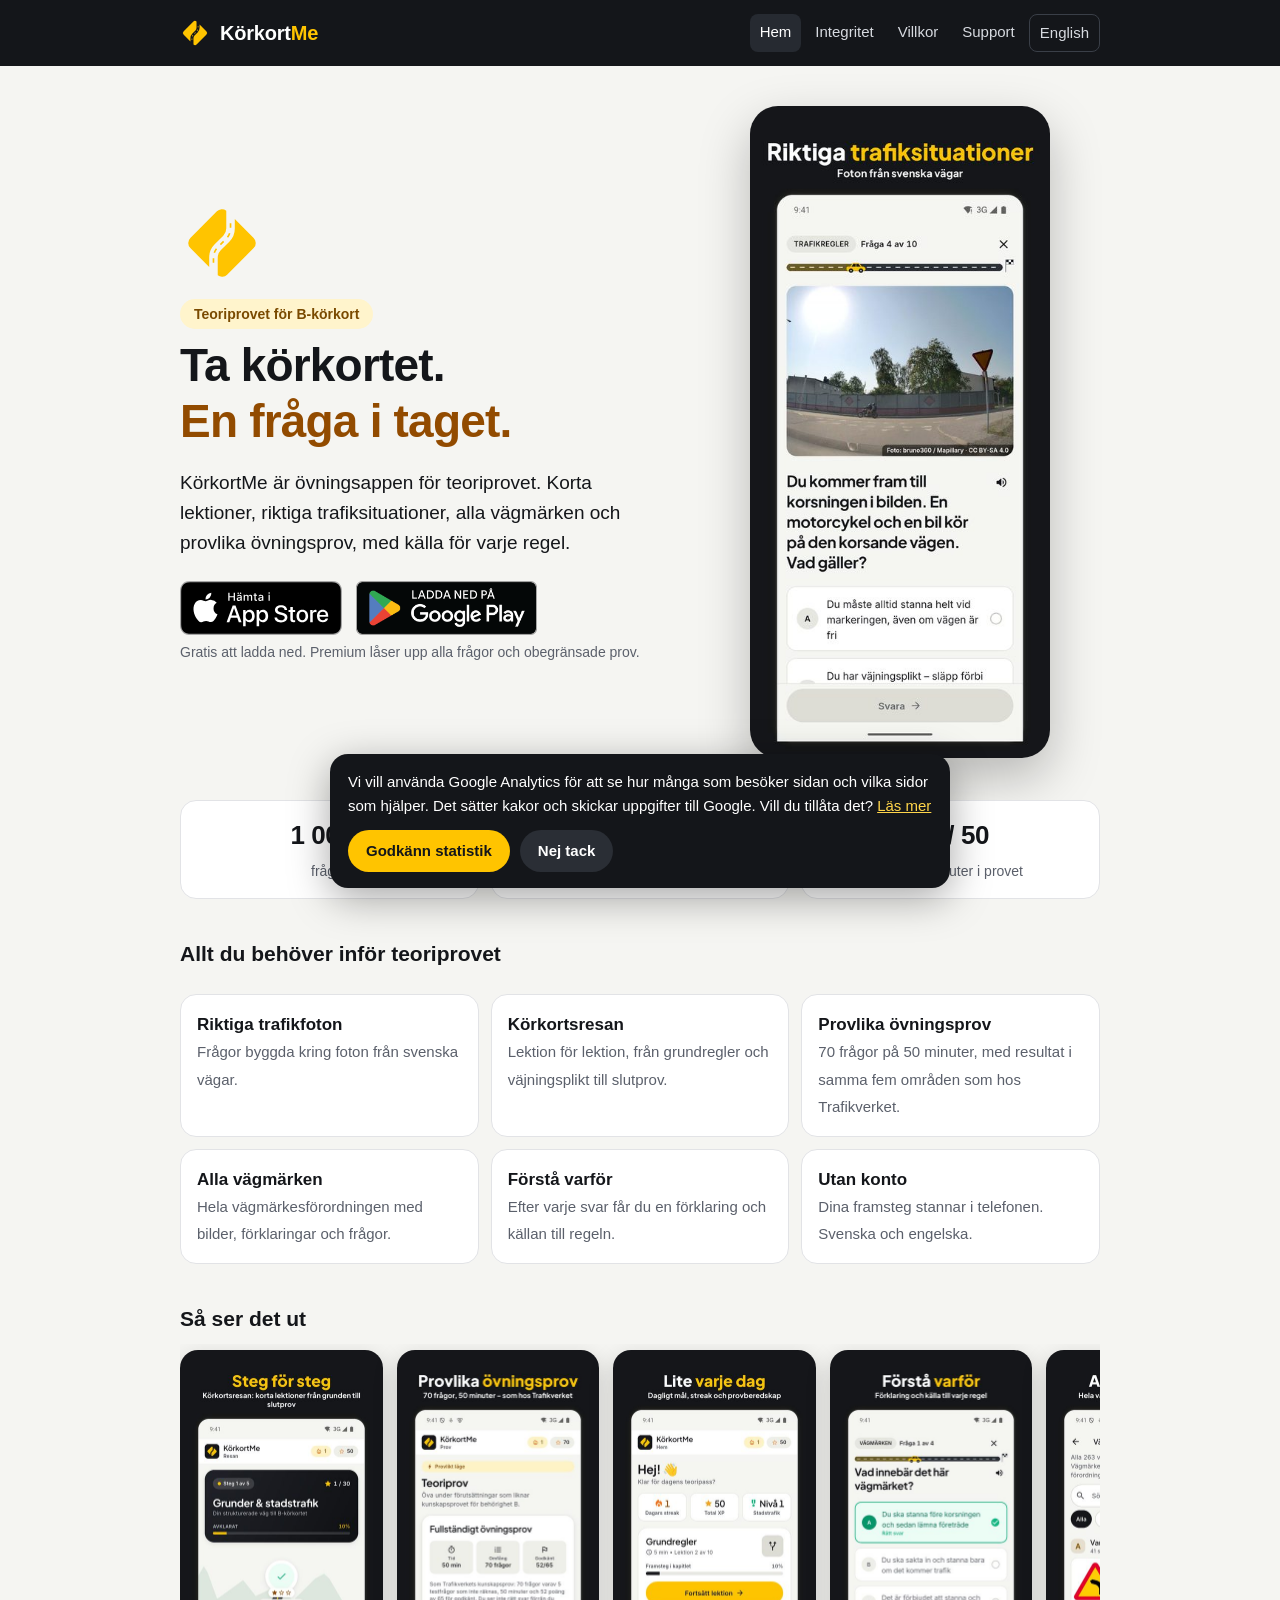
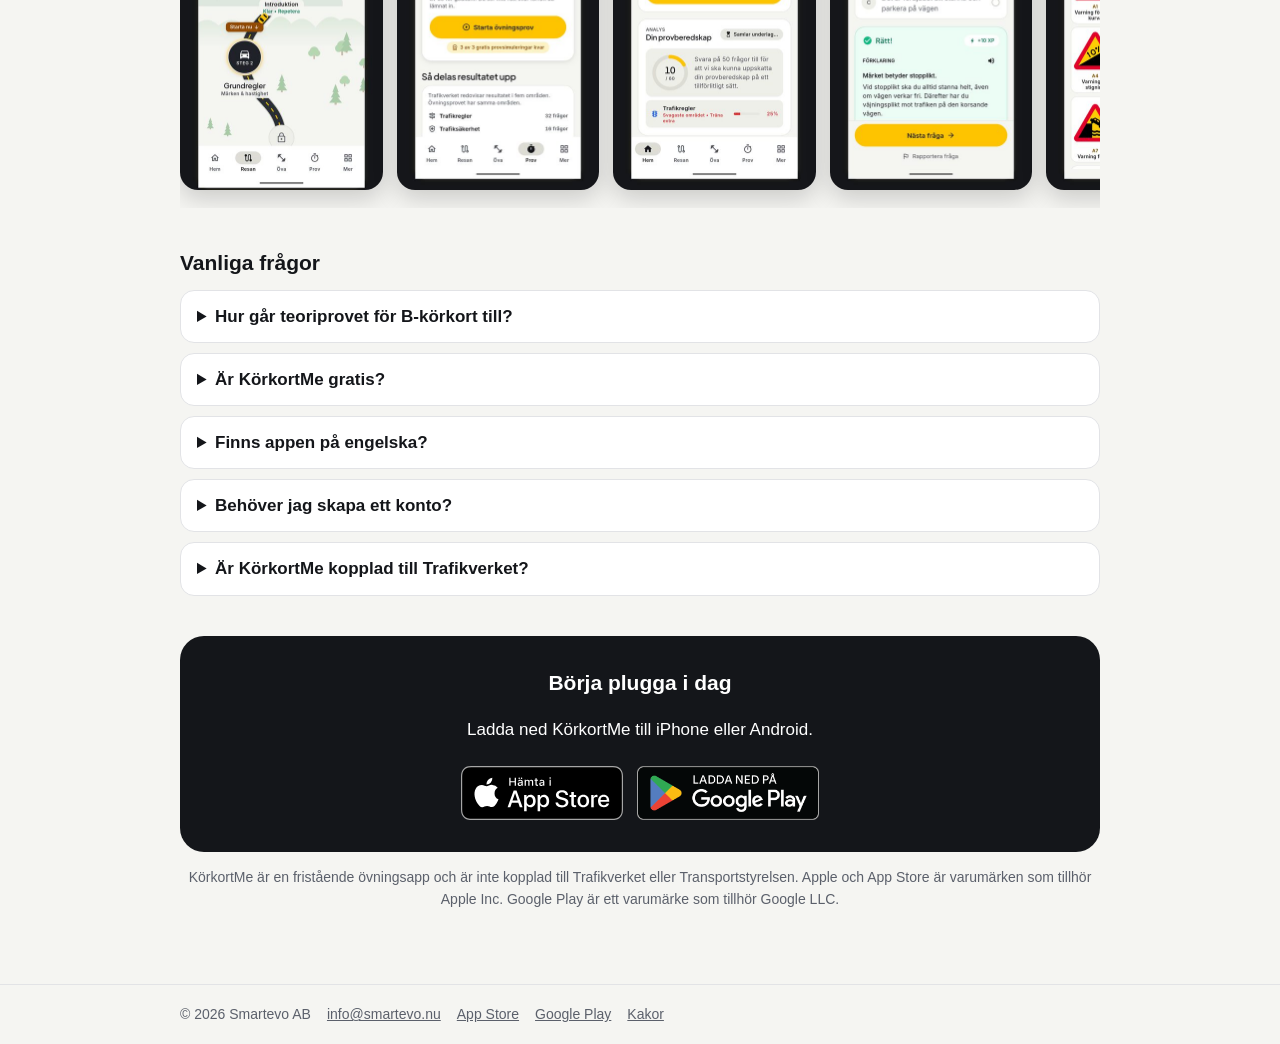
<file: index.html>
<!doctype html>
<html lang="sv"><head><meta charset="utf-8"><meta name="viewport" content="width=device-width,initial-scale=1">
<title>KörkortMe: plugga till teoriprovet för B-körkort</title>
<meta name="description" content="Öva till teoriprovet för B-körkort med KörkortMe. Frågor med riktiga trafikfoton, alla vägmärken, korta lektioner och provlika övningsprov. Gratis att ladda ned för iPhone och Android.">
<link rel="canonical" href="https://korkortme.se/"><link rel="alternate" hreflang="sv" href="https://korkortme.se/"><link rel="alternate" hreflang="en" href="https://korkortme.se/en/"><link rel="alternate" hreflang="x-default" href="https://korkortme.se/">
<meta property="og:type" content="website"><meta property="og:site_name" content="KörkortMe">
<meta property="og:title" content="KörkortMe: plugga till teoriprovet för B-körkort"><meta property="og:description" content="Öva till teoriprovet för B-körkort med KörkortMe. Frågor med riktiga trafikfoton, alla vägmärken, korta lektioner och provlika övningsprov. Gratis att ladda ned för iPhone och Android.">
<meta property="og:url" content="https://korkortme.se/"><meta property="og:image" content="https://korkortme.se/assets/og_sv.jpg">
<meta property="og:image:width" content="1200"><meta property="og:image:height" content="630">
<meta property="og:locale" content="sv_SE">
<meta name="twitter:card" content="summary_large_image">
<meta name="apple-itunes-app" content="app-id=6818624249">
<meta name="theme-color" content="#14161A">
<link rel="icon" href="favicon.svg" type="image/svg+xml"><link rel="apple-touch-icon" href="assets/apple-touch-icon.png">
<link rel="stylesheet" href="style.css?v=b91ab4fe"><script type="application/ld+json">{"@context": "https://schema.org", "@type": "MobileApplication", "name": "KörkortMe", "operatingSystem": "iOS, Android", "applicationCategory": "EducationalApplication", "inLanguage": ["sv", "en"], "description": "Öva till teoriprovet för B-körkort med KörkortMe. Frågor med riktiga trafikfoton, alla vägmärken, korta lektioner och provlika övningsprov. Gratis att ladda ned för iPhone och Android.", "url": "https://korkortme.se/", "image": "https://korkortme.se/assets/og_sv.jpg", "downloadUrl": ["https://apps.apple.com/se/app/k%C3%B6rkortme-k%C3%B6rkort-teori/id6818624249", "https://play.google.com/store/apps/details?id=se.korkortme.app"], "offers": {"@type": "Offer", "price": "0", "priceCurrency": "SEK"}, "publisher": {"@type": "Organization", "name": "Smartevo AB", "email": "info@smartevo.nu", "url": "https://korkortme.se/"}}</script><script type="application/ld+json">{"@context": "https://schema.org", "@type": "FAQPage", "mainEntity": [{"@type": "Question", "name": "Hur går teoriprovet för B-körkort till?", "acceptedAnswer": {"@type": "Answer", "text": "Kunskapsprovet hos Trafikverket har 70 frågor, varav 5 är testfrågor som inte räknas. Du har 50 minuter på dig och behöver 52 rätt av 65 för att bli godkänd. Övningsproven i KörkortMe är upplagda på samma sätt."}}, {"@type": "Question", "name": "Är KörkortMe gratis?", "acceptedAnswer": {"@type": "Answer", "text": "Appen är gratis att ladda ned. Det mesta av första kapitlet, den första lektionen i varje annat kapitel, alla vägmärken och tre övningsprov ingår gratis. Med Premium får du alla frågor och lektioner och obegränsade övningsprov. Premium köps för en period, från en vecka till tolv månader, och förnyas inte automatiskt."}}, {"@type": "Question", "name": "Finns appen på engelska?", "acceptedAnswer": {"@type": "Answer", "text": "Ja. Appen finns på svenska och engelska, och i lektionerna kan du visa frågorna på svenska, som på provet."}}, {"@type": "Question", "name": "Behöver jag skapa ett konto?", "acceptedAnswer": {"@type": "Answer", "text": "Nej. Du kommer igång direkt, och dina framsteg sparas bara i din telefon."}}, {"@type": "Question", "name": "Är KörkortMe kopplad till Trafikverket?", "acceptedAnswer": {"@type": "Answer", "text": "Nej. KörkortMe är en fristående övningsapp. Det riktiga provet bokar du hos Trafikverket."}}]}</script><script>
(function(){var ID="G-DRVMNP7HHS",K='km_consent';
function load(){if(window.__kmga)return;window.__kmga=1;window.dataLayer=window.dataLayer||[];window.gtag=function(){dataLayer.push(arguments)};
gtag('consent','default',{analytics_storage:'denied',ad_storage:'denied',ad_user_data:'denied',ad_personalization:'denied'});gtag('consent','update',{analytics_storage:'granted'});gtag('set','ads_data_redaction',true);gtag('js',new Date());gtag('config',ID,{cookie_expires:34164000,allow_google_signals:false,allow_ad_personalization_signals:false});var s=document.createElement('script');s.async=true;
s.src='https://www.googletagmanager.com/gtag/js?id='+ID;document.head.appendChild(s);}
function clear(){document.cookie.split(';').forEach(function(c){var n=c.split('=')[0].trim();if(n.indexOf('_ga')===0){
['',';domain='+location.hostname,';domain=.'+location.hostname.replace(/^www\./,'')].forEach(function(d){document.cookie=n+'=;max-age=0;path=/'+d;});}});}
var c=null;try{c=localStorage.getItem(K)}catch(e){}
if(c==='yes')load();
document.addEventListener('DOMContentLoaded',function(){var b=document.getElementById('consent');if(!b)return;
if(c===null)b.hidden=false;
b.querySelector('.yes').onclick=function(){try{localStorage.setItem(K,'yes')}catch(e){}b.hidden=true;load();};
b.querySelector('.no').onclick=function(){try{localStorage.setItem(K,'no')}catch(e){}b.hidden=true;if(window.__kmga){gtag('consent','update',{analytics_storage:'denied'});clear();setTimeout(function(){location.reload()},300);}else{clear();}};
var o=document.getElementById('cookie-settings');if(o)o.onclick=function(e){e.preventDefault();b.hidden=false;};});
})();
</script></head>
<body><header><div class="bar"><a class="brand" href="./"><svg viewBox="0 0 256 256" role="img" aria-label="KörkortMe"><path fill="#FFC400" d="M141 29.36 L141 83.77 A31 31 0 0 1 131.92 105.69 L105.69 131.92 A57 57 0 0 0 89 172.23 L89 201 L31.56 143.56 A22 22 0 0 1 31.56 112.44 L112.44 31.56 A22 22 0 0 1 141 29.36 Z M115 226.64 L115 172.23 A31 31 0 0 1 124.08 150.31 L150.31 124.08 A57 57 0 0 0 167 83.77 L167 55 L224.44 112.44 A22 22 0 0 1 224.44 143.56 L143.56 224.44 A22 22 0 0 1 115 226.64 Z M124.82 134.72 L134.72 124.82 L131.18 121.28 L121.28 131.18 Z M102.21 156.58 A46.5 46.5 0 0 1 109.31 143.66 L113.25 146.74 A41.5 41.5 0 0 0 106.92 158.26 Z M104.5 188.12 L104.5 174.12 L99.5 174.12 L99.5 188.12 Z M153.79 99.42 A46.5 46.5 0 0 1 146.69 112.34 L142.75 109.26 A41.5 41.5 0 0 0 149.08 97.74 Z M151.5 67.88 L151.5 81.88 L156.5 81.88 L156.5 67.88 Z"/></svg><span>Körkort<b>Me</b></span></a>
<nav><a href="./" aria-current=page>Hem</a><a href="sv/integritet.html">Integritet</a><a href="sv/villkor.html">Villkor</a><a href="sv/support.html">Support</a><a class="lang" href="en/" hreflang="en">English</a></nav></div></header>
<main class="home"><section class="hero">
  <div>
    <div class="mark"><svg viewBox="0 0 256 256" role="img" aria-label="KörkortMe"><path fill="#FFC400" d="M141 29.36 L141 83.77 A31 31 0 0 1 131.92 105.69 L105.69 131.92 A57 57 0 0 0 89 172.23 L89 201 L31.56 143.56 A22 22 0 0 1 31.56 112.44 L112.44 31.56 A22 22 0 0 1 141 29.36 Z M115 226.64 L115 172.23 A31 31 0 0 1 124.08 150.31 L150.31 124.08 A57 57 0 0 0 167 83.77 L167 55 L224.44 112.44 A22 22 0 0 1 224.44 143.56 L143.56 224.44 A22 22 0 0 1 115 226.64 Z M124.82 134.72 L134.72 124.82 L131.18 121.28 L121.28 131.18 Z M102.21 156.58 A46.5 46.5 0 0 1 109.31 143.66 L113.25 146.74 A41.5 41.5 0 0 0 106.92 158.26 Z M104.5 188.12 L104.5 174.12 L99.5 174.12 L99.5 188.12 Z M153.79 99.42 A46.5 46.5 0 0 1 146.69 112.34 L142.75 109.26 A41.5 41.5 0 0 0 149.08 97.74 Z M151.5 67.88 L151.5 81.88 L156.5 81.88 L156.5 67.88 Z"/></svg></div>
    <span class="kicker">Teoriprovet för B-körkort</span>
    <h1>Ta körkortet.<br><em>En fråga i taget.</em></h1>
    <p class="lead">KörkortMe är övningsappen för teoriprovet. Korta lektioner, riktiga trafiksituationer, alla vägmärken och provlika övningsprov, med källa för varje regel.</p>
    <div class="badges"><a href="https://apps.apple.com/se/app/k%C3%B6rkortme-k%C3%B6rkort-teori/id6818624249" rel="noopener"><img class="apple" src="assets/appstore_sv.svg?v=d06e2189" alt="Hämta i App Store" width="162" height="54"></a><a href="https://play.google.com/store/apps/details?id=se.korkortme.app" rel="noopener"><img class="google" src="assets/googleplay_sv.png?v=f3d07448" alt="Ladda ned på Google Play" width="182" height="54"></a></div>
    <p class="free">Gratis att ladda ned. Premium låser upp alla frågor och obegränsade prov.</p>
  </div>
  <img class="phone" src="img/sv_01_photo.jpg" alt="Fråga med foto från en svensk väg" width="300" height="652">
</section>

<div class="stats">
  <div><b>1 000+</b><span>frågor</span></div>
  <div><b>263</b><span>vägmärken</span></div>
  <div><b>70 / 50</b><span>frågor / minuter i provet</span></div>
</div>

<h2>Allt du behöver inför teoriprovet</h2>
<ul class="features">
  <li><strong>Riktiga trafikfoton</strong><span>Frågor byggda kring foton från svenska vägar.</span></li>
  <li><strong>Körkortsresan</strong><span>Lektion för lektion, från grundregler och väjningsplikt till slutprov.</span></li>
  <li><strong>Provlika övningsprov</strong><span>70 frågor på 50 minuter, med resultat i samma fem områden som hos Trafikverket.</span></li>
  <li><strong>Alla vägmärken</strong><span>Hela vägmärkesförordningen med bilder, förklaringar och frågor.</span></li>
  <li><strong>Förstå varför</strong><span>Efter varje svar får du en förklaring och källan till regeln.</span></li>
  <li><strong>Utan konto</strong><span>Dina framsteg stannar i telefonen. Svenska och engelska.</span></li>
</ul>

<h2>Så ser det ut</h2>
<div class="shots"><img src="img/sv_03_journey.jpg" alt="Körkortsresan, lektion för lektion" width="203" height="440" loading="lazy"><img src="img/sv_05_test.jpg" alt="Provlikt övningsprov" width="203" height="440" loading="lazy"><img src="img/sv_06_home.jpg" alt="Hem med dagligt mål" width="203" height="440" loading="lazy"><img src="img/sv_02_answer.jpg" alt="Förklaring och källa efter varje svar" width="203" height="440" loading="lazy"><img src="img/sv_04_signs.jpg" alt="Alla vägmärken med bilder" width="203" height="440" loading="lazy"></div>

<h2>Vanliga frågor</h2>
<div class="faq">
  <details><summary>Hur går teoriprovet för B-körkort till?</summary>
  <p>Kunskapsprovet hos Trafikverket har 70 frågor, varav 5 är testfrågor som inte räknas. Du har 50 minuter på dig och behöver 52 rätt av 65 för att bli godkänd. Övningsproven i KörkortMe är upplagda på samma sätt.</p></details>
  <details><summary>Är KörkortMe gratis?</summary>
  <p>Appen är gratis att ladda ned. Det mesta av första kapitlet, den första lektionen i varje annat kapitel, alla vägmärken och tre övningsprov ingår gratis. Med Premium får du alla frågor och lektioner och obegränsade övningsprov. Premium köps för en period, från en vecka till tolv månader, och förnyas inte automatiskt.</p></details>
  <details><summary>Finns appen på engelska?</summary>
  <p>Ja. Appen finns på svenska och engelska, och i lektionerna kan du visa frågorna på svenska, som på provet.</p></details>
  <details><summary>Behöver jag skapa ett konto?</summary>
  <p>Nej. Du kommer igång direkt, och dina framsteg sparas bara i din telefon.</p></details>
  <details><summary>Är KörkortMe kopplad till Trafikverket?</summary>
  <p>Nej. KörkortMe är en fristående övningsapp. Det riktiga provet bokar du hos Trafikverket.</p></details>
</div>

<section class="cta">
  <h2>Börja plugga i dag</h2>
  <p>Ladda ned KörkortMe till iPhone eller Android.</p>
  <div class="badges"><a href="https://apps.apple.com/se/app/k%C3%B6rkortme-k%C3%B6rkort-teori/id6818624249" rel="noopener"><img class="apple" src="assets/appstore_sv.svg?v=d06e2189" alt="Hämta i App Store" width="162" height="54"></a><a href="https://play.google.com/store/apps/details?id=se.korkortme.app" rel="noopener"><img class="google" src="assets/googleplay_sv.png?v=f3d07448" alt="Ladda ned på Google Play" width="182" height="54"></a></div>
</section>
<p class="small">KörkortMe är en fristående övningsapp och är inte kopplad till Trafikverket eller Transportstyrelsen. Apple och App Store är varumärken som tillhör Apple Inc. Google Play är ett varumärke som tillhör Google LLC.</p>
</main>
<footer><div><span>© 2026 Smartevo AB</span><a href="mailto:info@smartevo.nu">info@smartevo.nu</a><a href="https://apps.apple.com/se/app/k%C3%B6rkortme-k%C3%B6rkort-teori/id6818624249">App Store</a><a href="https://play.google.com/store/apps/details?id=se.korkortme.app">Google Play</a><a href="#" id="cookie-settings">Kakor</a></div></footer>
<div id="consent" hidden role="dialog" aria-live="polite"><p>Vi vill använda Google Analytics för att se hur många som besöker sidan och vilka sidor som hjälper. Det sätter kakor och skickar uppgifter till Google. Vill du tillåta det? <a href="sv/integritet.html#webbplatsen">Läs mer</a></p><div class="row"><button class="yes">Godkänn statistik</button><button class="no">Nej tack</button></div></div></body></html>
</file>
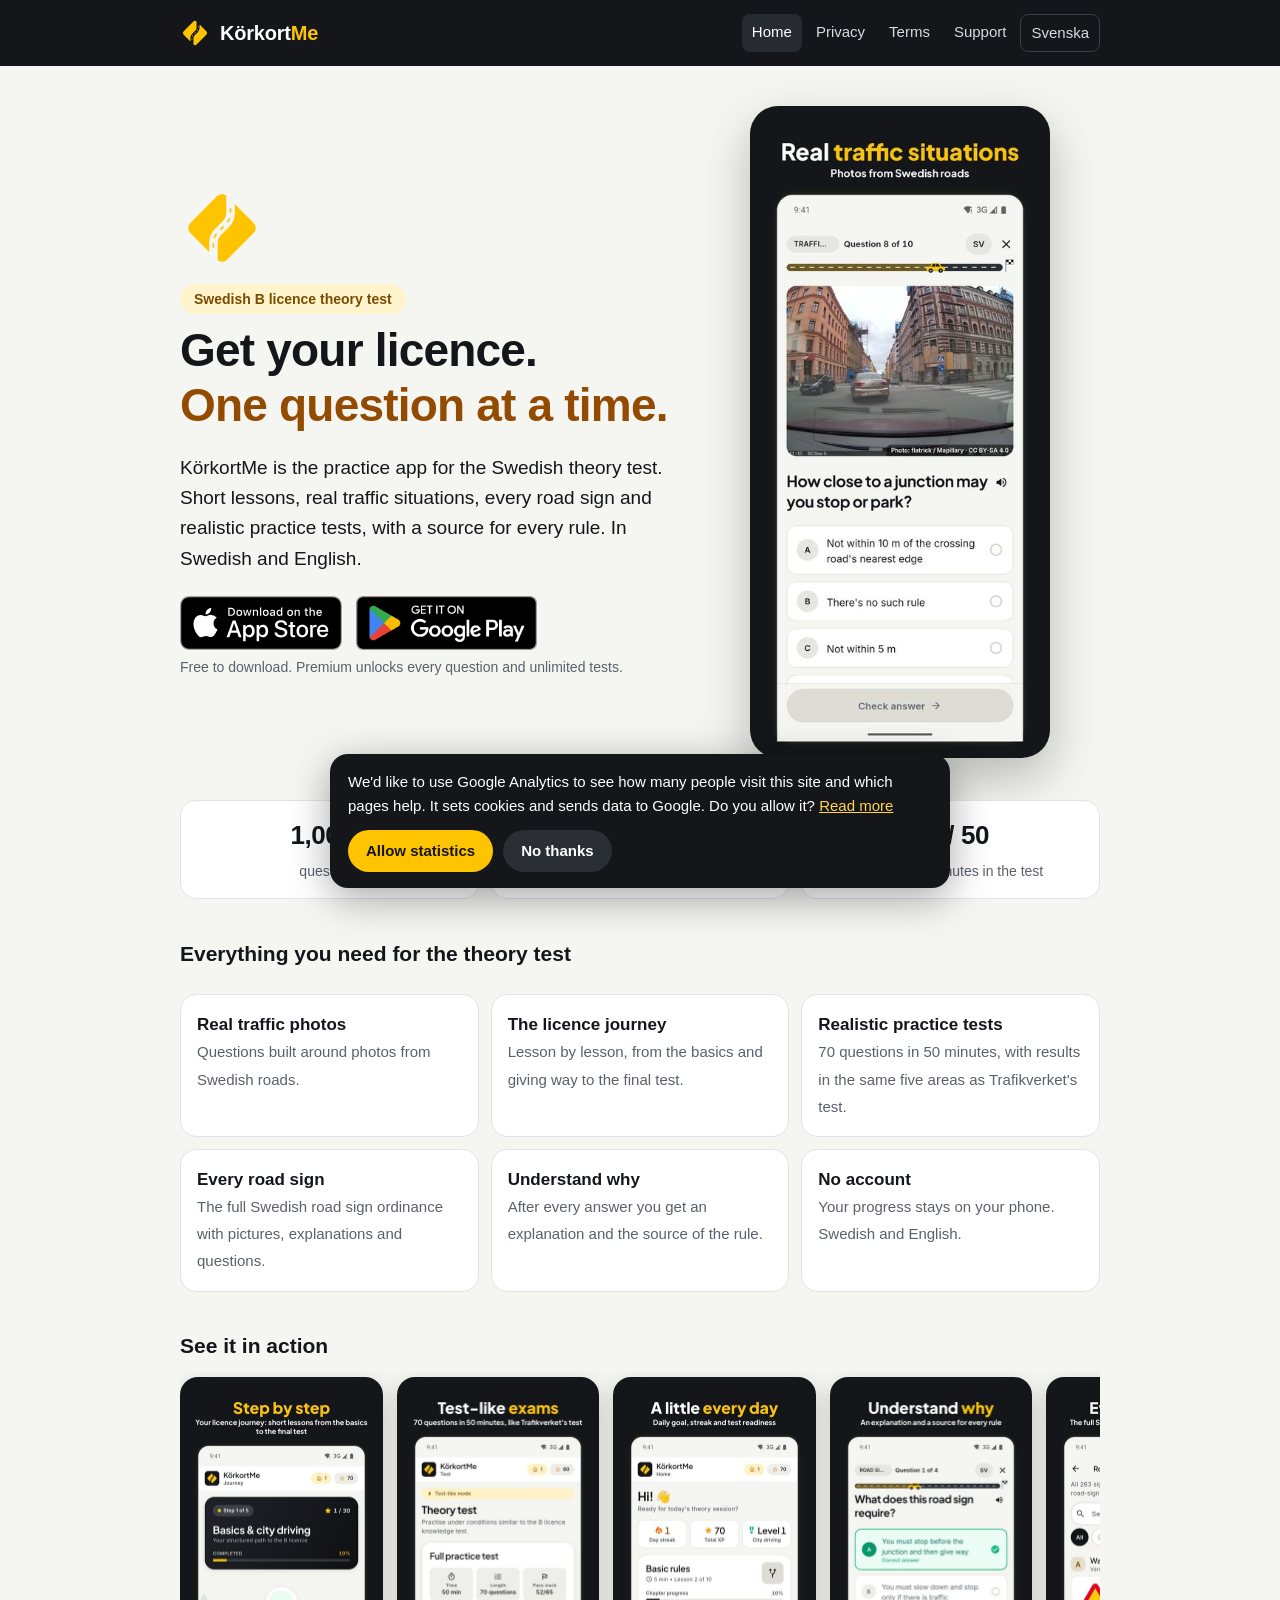
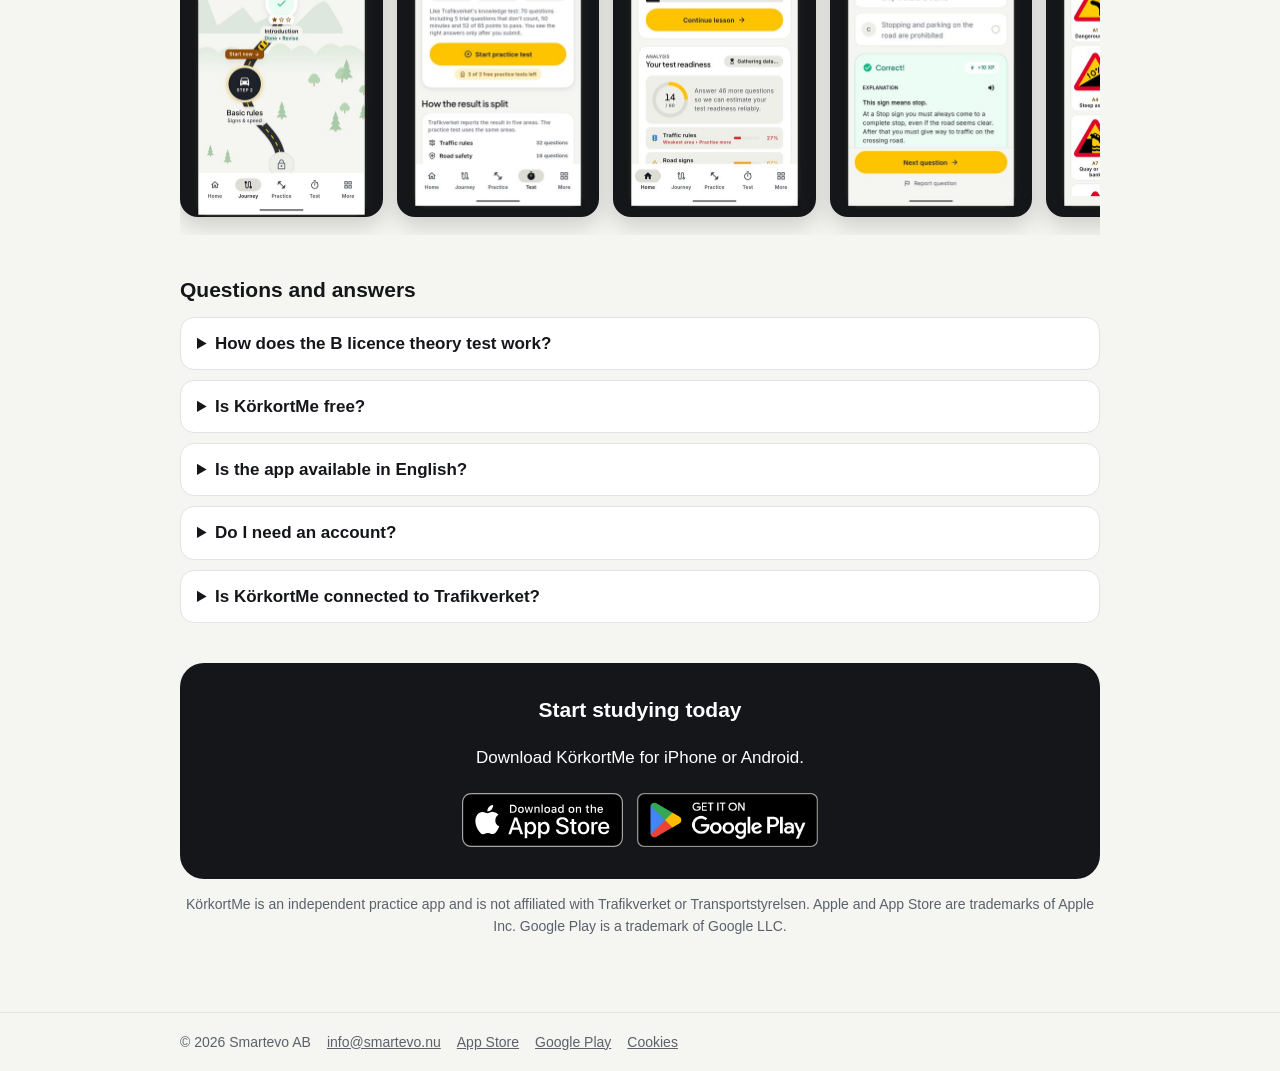
<file: en/index.html>
<!doctype html>
<html lang="en"><head><meta charset="utf-8"><meta name="viewport" content="width=device-width,initial-scale=1">
<title>KörkortMe: study for the Swedish B licence theory test</title>
<meta name="description" content="Practise for the Swedish B driving licence theory test with KörkortMe. Questions with real traffic photos, every road sign, short lessons and realistic practice tests, in Swedish and English. Free to download for iPhone and Android.">
<link rel="canonical" href="https://korkortme.se/en/"><link rel="alternate" hreflang="sv" href="https://korkortme.se/"><link rel="alternate" hreflang="en" href="https://korkortme.se/en/"><link rel="alternate" hreflang="x-default" href="https://korkortme.se/">
<meta property="og:type" content="website"><meta property="og:site_name" content="KörkortMe">
<meta property="og:title" content="KörkortMe: study for the Swedish B licence theory test"><meta property="og:description" content="Practise for the Swedish B driving licence theory test with KörkortMe. Questions with real traffic photos, every road sign, short lessons and realistic practice tests, in Swedish and English. Free to download for iPhone and Android.">
<meta property="og:url" content="https://korkortme.se/en/"><meta property="og:image" content="https://korkortme.se/assets/og_en.jpg">
<meta property="og:image:width" content="1200"><meta property="og:image:height" content="630">
<meta property="og:locale" content="en_GB">
<meta name="twitter:card" content="summary_large_image">
<meta name="apple-itunes-app" content="app-id=6818624249">
<meta name="theme-color" content="#14161A">
<link rel="icon" href="../favicon.svg" type="image/svg+xml"><link rel="apple-touch-icon" href="../assets/apple-touch-icon.png">
<link rel="stylesheet" href="../style.css?v=b91ab4fe"><script type="application/ld+json">{"@context": "https://schema.org", "@type": "MobileApplication", "name": "KörkortMe", "operatingSystem": "iOS, Android", "applicationCategory": "EducationalApplication", "inLanguage": ["sv", "en"], "description": "Practise for the Swedish B driving licence theory test with KörkortMe. Questions with real traffic photos, every road sign, short lessons and realistic practice tests, in Swedish and English. Free to download for iPhone and Android.", "url": "https://korkortme.se/en/", "image": "https://korkortme.se/assets/og_en.jpg", "downloadUrl": ["https://apps.apple.com/se/app/k%C3%B6rkortme-k%C3%B6rkort-teori/id6818624249", "https://play.google.com/store/apps/details?id=se.korkortme.app"], "offers": {"@type": "Offer", "price": "0", "priceCurrency": "SEK"}, "publisher": {"@type": "Organization", "name": "Smartevo AB", "email": "info@smartevo.nu", "url": "https://korkortme.se/"}}</script><script type="application/ld+json">{"@context": "https://schema.org", "@type": "FAQPage", "mainEntity": [{"@type": "Question", "name": "How does the B licence theory test work?", "acceptedAnswer": {"@type": "Answer", "text": "Trafikverket's knowledge test has 70 questions, 5 of which are trial questions that don't count. You have 50 minutes and need 52 correct out of 65 to pass. The practice tests in KörkortMe follow the same format."}}, {"@type": "Question", "name": "Is KörkortMe free?", "acceptedAnswer": {"@type": "Answer", "text": "The app is free to download. Most of the first chapter, the first lesson of every other chapter, every road sign and three practice tests are free. Premium gives you every question and lesson and unlimited practice tests. Premium is bought for a period, from one week to twelve months, and doesn't renew automatically."}}, {"@type": "Question", "name": "Is the app available in English?", "acceptedAnswer": {"@type": "Answer", "text": "Yes. The app is in Swedish and English, and in lessons you can show the questions in Swedish, as in the real test."}}, {"@type": "Question", "name": "Do I need an account?", "acceptedAnswer": {"@type": "Answer", "text": "No. You can start straight away, and your progress is only stored on your phone."}}, {"@type": "Question", "name": "Is KörkortMe connected to Trafikverket?", "acceptedAnswer": {"@type": "Answer", "text": "No. KörkortMe is an independent practice app. You book the real test with Trafikverket."}}]}</script><script>
(function(){var ID="G-DRVMNP7HHS",K='km_consent';
function load(){if(window.__kmga)return;window.__kmga=1;window.dataLayer=window.dataLayer||[];window.gtag=function(){dataLayer.push(arguments)};
gtag('consent','default',{analytics_storage:'denied',ad_storage:'denied',ad_user_data:'denied',ad_personalization:'denied'});gtag('consent','update',{analytics_storage:'granted'});gtag('set','ads_data_redaction',true);gtag('js',new Date());gtag('config',ID,{cookie_expires:34164000,allow_google_signals:false,allow_ad_personalization_signals:false});var s=document.createElement('script');s.async=true;
s.src='https://www.googletagmanager.com/gtag/js?id='+ID;document.head.appendChild(s);}
function clear(){document.cookie.split(';').forEach(function(c){var n=c.split('=')[0].trim();if(n.indexOf('_ga')===0){
['',';domain='+location.hostname,';domain=.'+location.hostname.replace(/^www\./,'')].forEach(function(d){document.cookie=n+'=;max-age=0;path=/'+d;});}});}
var c=null;try{c=localStorage.getItem(K)}catch(e){}
if(c==='yes')load();
document.addEventListener('DOMContentLoaded',function(){var b=document.getElementById('consent');if(!b)return;
if(c===null)b.hidden=false;
b.querySelector('.yes').onclick=function(){try{localStorage.setItem(K,'yes')}catch(e){}b.hidden=true;load();};
b.querySelector('.no').onclick=function(){try{localStorage.setItem(K,'no')}catch(e){}b.hidden=true;if(window.__kmga){gtag('consent','update',{analytics_storage:'denied'});clear();setTimeout(function(){location.reload()},300);}else{clear();}};
var o=document.getElementById('cookie-settings');if(o)o.onclick=function(e){e.preventDefault();b.hidden=false;};});
})();
</script></head>
<body><header><div class="bar"><a class="brand" href="index.html"><svg viewBox="0 0 256 256" role="img" aria-label="KörkortMe"><path fill="#FFC400" d="M141 29.36 L141 83.77 A31 31 0 0 1 131.92 105.69 L105.69 131.92 A57 57 0 0 0 89 172.23 L89 201 L31.56 143.56 A22 22 0 0 1 31.56 112.44 L112.44 31.56 A22 22 0 0 1 141 29.36 Z M115 226.64 L115 172.23 A31 31 0 0 1 124.08 150.31 L150.31 124.08 A57 57 0 0 0 167 83.77 L167 55 L224.44 112.44 A22 22 0 0 1 224.44 143.56 L143.56 224.44 A22 22 0 0 1 115 226.64 Z M124.82 134.72 L134.72 124.82 L131.18 121.28 L121.28 131.18 Z M102.21 156.58 A46.5 46.5 0 0 1 109.31 143.66 L113.25 146.74 A41.5 41.5 0 0 0 106.92 158.26 Z M104.5 188.12 L104.5 174.12 L99.5 174.12 L99.5 188.12 Z M153.79 99.42 A46.5 46.5 0 0 1 146.69 112.34 L142.75 109.26 A41.5 41.5 0 0 0 149.08 97.74 Z M151.5 67.88 L151.5 81.88 L156.5 81.88 L156.5 67.88 Z"/></svg><span>Körkort<b>Me</b></span></a>
<nav><a href="index.html" aria-current=page>Home</a><a href="privacy.html">Privacy</a><a href="terms.html">Terms</a><a href="support.html">Support</a><a class="lang" href="../" hreflang="sv">Svenska</a></nav></div></header>
<main class="home"><section class="hero">
  <div>
    <div class="mark"><svg viewBox="0 0 256 256" role="img" aria-label="KörkortMe"><path fill="#FFC400" d="M141 29.36 L141 83.77 A31 31 0 0 1 131.92 105.69 L105.69 131.92 A57 57 0 0 0 89 172.23 L89 201 L31.56 143.56 A22 22 0 0 1 31.56 112.44 L112.44 31.56 A22 22 0 0 1 141 29.36 Z M115 226.64 L115 172.23 A31 31 0 0 1 124.08 150.31 L150.31 124.08 A57 57 0 0 0 167 83.77 L167 55 L224.44 112.44 A22 22 0 0 1 224.44 143.56 L143.56 224.44 A22 22 0 0 1 115 226.64 Z M124.82 134.72 L134.72 124.82 L131.18 121.28 L121.28 131.18 Z M102.21 156.58 A46.5 46.5 0 0 1 109.31 143.66 L113.25 146.74 A41.5 41.5 0 0 0 106.92 158.26 Z M104.5 188.12 L104.5 174.12 L99.5 174.12 L99.5 188.12 Z M153.79 99.42 A46.5 46.5 0 0 1 146.69 112.34 L142.75 109.26 A41.5 41.5 0 0 0 149.08 97.74 Z M151.5 67.88 L151.5 81.88 L156.5 81.88 L156.5 67.88 Z"/></svg></div>
    <span class="kicker">Swedish B licence theory test</span>
    <h1>Get your licence.<br><em>One question at a time.</em></h1>
    <p class="lead">KörkortMe is the practice app for the Swedish theory test. Short lessons, real traffic situations, every road sign and realistic practice tests, with a source for every rule. In Swedish and English.</p>
    <div class="badges"><a href="https://apps.apple.com/se/app/k%C3%B6rkortme-k%C3%B6rkort-teori/id6818624249" rel="noopener"><img class="apple" src="../assets/appstore_en.svg?v=2f2fe1cb" alt="Download on the App Store" width="162" height="54"></a><a href="https://play.google.com/store/apps/details?id=se.korkortme.app" rel="noopener"><img class="google" src="../assets/googleplay_en.png?v=46fced80" alt="Get it on Google Play" width="182" height="54"></a></div>
    <p class="free">Free to download. Premium unlocks every question and unlimited tests.</p>
  </div>
  <img class="phone" src="../img/en_01_photo.jpg" alt="Question with a photo from a Swedish road" width="300" height="652">
</section>

<div class="stats">
  <div><b>1,000+</b><span>questions</span></div>
  <div><b>263</b><span>road signs</span></div>
  <div><b>70 / 50</b><span>questions / minutes in the test</span></div>
</div>

<h2>Everything you need for the theory test</h2>
<ul class="features">
  <li><strong>Real traffic photos</strong><span>Questions built around photos from Swedish roads.</span></li>
  <li><strong>The licence journey</strong><span>Lesson by lesson, from the basics and giving way to the final test.</span></li>
  <li><strong>Realistic practice tests</strong><span>70 questions in 50 minutes, with results in the same five areas as Trafikverket's test.</span></li>
  <li><strong>Every road sign</strong><span>The full Swedish road sign ordinance with pictures, explanations and questions.</span></li>
  <li><strong>Understand why</strong><span>After every answer you get an explanation and the source of the rule.</span></li>
  <li><strong>No account</strong><span>Your progress stays on your phone. Swedish and English.</span></li>
</ul>

<h2>See it in action</h2>
<div class="shots"><img src="../img/en_03_journey.jpg" alt="The licence journey, lesson by lesson" width="203" height="440" loading="lazy"><img src="../img/en_05_test.jpg" alt="Realistic practice test" width="203" height="440" loading="lazy"><img src="../img/en_06_home.jpg" alt="Home with a daily goal" width="203" height="440" loading="lazy"><img src="../img/en_02_answer.jpg" alt="An explanation and source after every answer" width="203" height="440" loading="lazy"><img src="../img/en_04_signs.jpg" alt="Every road sign with pictures" width="203" height="440" loading="lazy"></div>

<h2>Questions and answers</h2>
<div class="faq">
  <details><summary>How does the B licence theory test work?</summary>
  <p>Trafikverket's knowledge test has 70 questions, 5 of which are trial questions that don't count. You have 50 minutes and need 52 correct out of 65 to pass. The practice tests in KörkortMe follow the same format.</p></details>
  <details><summary>Is KörkortMe free?</summary>
  <p>The app is free to download. Most of the first chapter, the first lesson of every other chapter, every road sign and three practice tests are free. Premium gives you every question and lesson and unlimited practice tests. Premium is bought for a period, from one week to twelve months, and doesn't renew automatically.</p></details>
  <details><summary>Is the app available in English?</summary>
  <p>Yes. The app is in Swedish and English, and in lessons you can show the questions in Swedish, as in the real test.</p></details>
  <details><summary>Do I need an account?</summary>
  <p>No. You can start straight away, and your progress is only stored on your phone.</p></details>
  <details><summary>Is KörkortMe connected to Trafikverket?</summary>
  <p>No. KörkortMe is an independent practice app. You book the real test with Trafikverket.</p></details>
</div>

<section class="cta">
  <h2>Start studying today</h2>
  <p>Download KörkortMe for iPhone or Android.</p>
  <div class="badges"><a href="https://apps.apple.com/se/app/k%C3%B6rkortme-k%C3%B6rkort-teori/id6818624249" rel="noopener"><img class="apple" src="../assets/appstore_en.svg?v=2f2fe1cb" alt="Download on the App Store" width="162" height="54"></a><a href="https://play.google.com/store/apps/details?id=se.korkortme.app" rel="noopener"><img class="google" src="../assets/googleplay_en.png?v=46fced80" alt="Get it on Google Play" width="182" height="54"></a></div>
</section>
<p class="small">KörkortMe is an independent practice app and is not affiliated with Trafikverket or Transportstyrelsen. Apple and App Store are trademarks of Apple Inc. Google Play is a trademark of Google LLC.</p>
</main>
<footer><div><span>© 2026 Smartevo AB</span><a href="mailto:info@smartevo.nu">info@smartevo.nu</a><a href="https://apps.apple.com/se/app/k%C3%B6rkortme-k%C3%B6rkort-teori/id6818624249">App Store</a><a href="https://play.google.com/store/apps/details?id=se.korkortme.app">Google Play</a><a href="#" id="cookie-settings">Cookies</a></div></footer>
<div id="consent" hidden role="dialog" aria-live="polite"><p>We'd like to use Google Analytics to see how many people visit this site and which pages help. It sets cookies and sends data to Google. Do you allow it? <a href="privacy.html#website">Read more</a></p><div class="row"><button class="yes">Allow statistics</button><button class="no">No thanks</button></div></div></body></html>
</file>
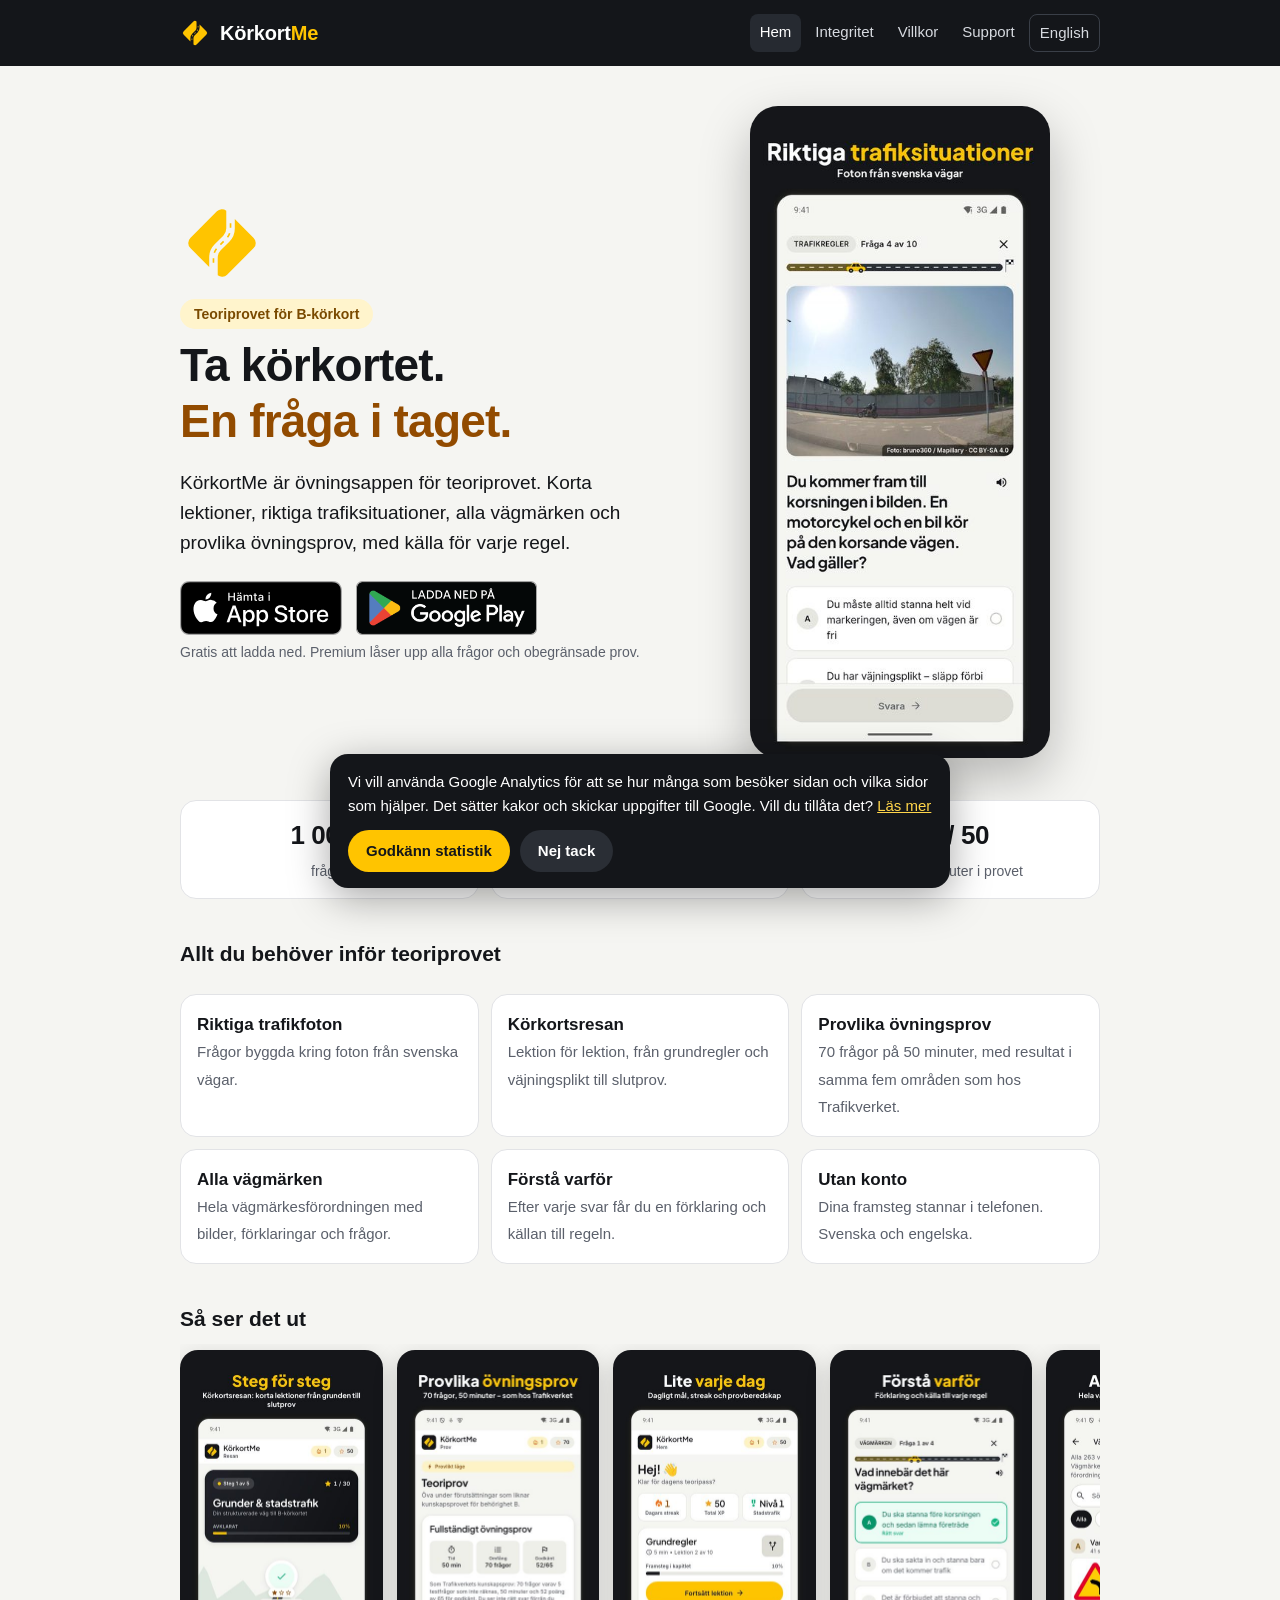
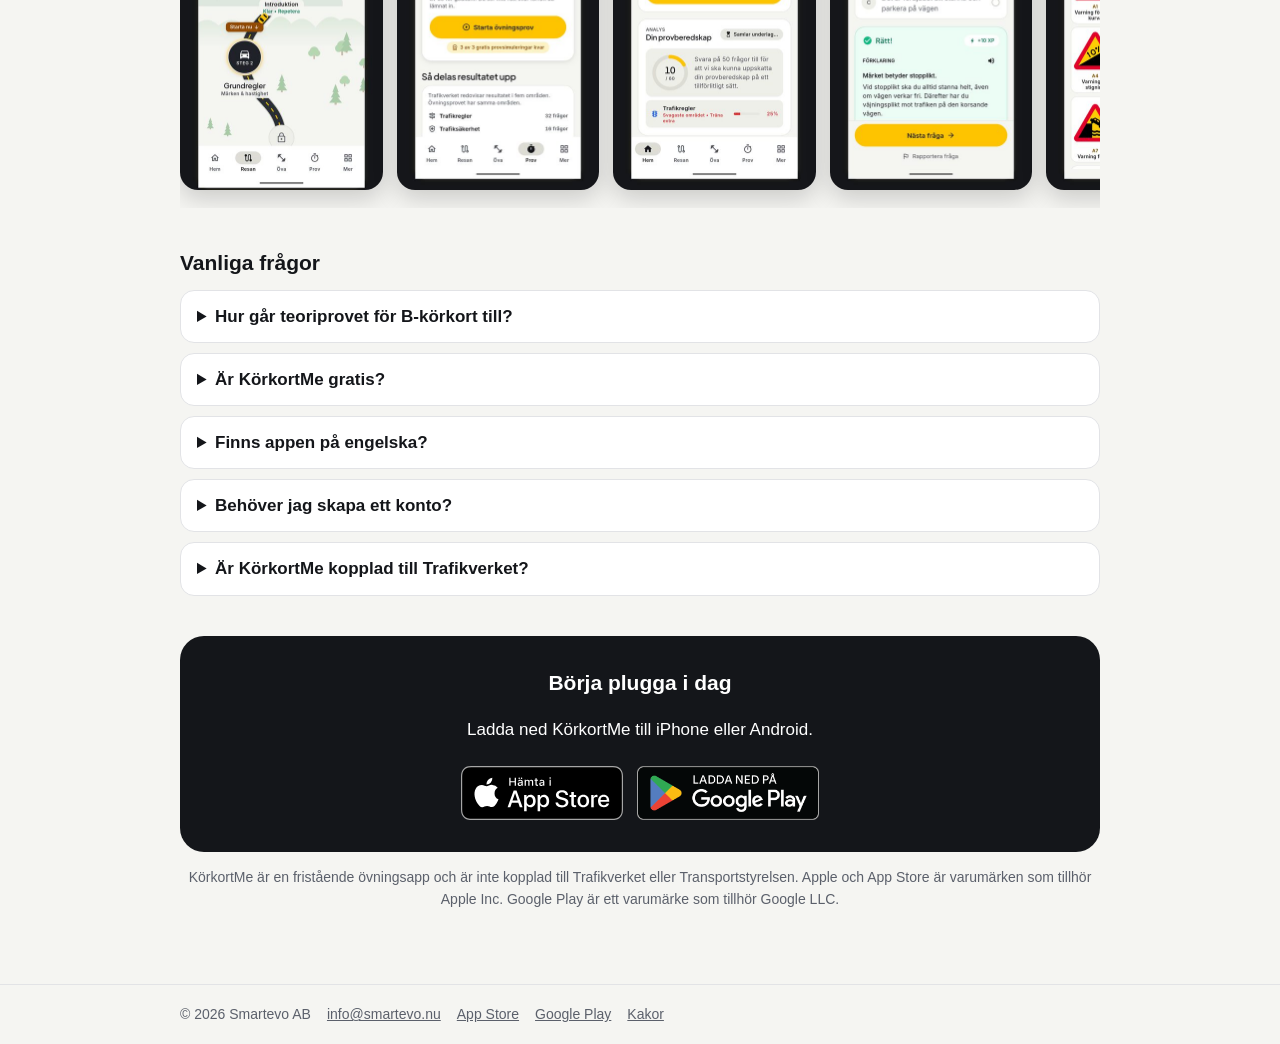
<file: sv/index.html>
<!doctype html>
<html lang="sv"><head><meta charset="utf-8"><meta name="viewport" content="width=device-width,initial-scale=1">
<title>KörkortMe: plugga till teoriprovet för B-körkort</title>
<meta name="description" content="Öva till teoriprovet för B-körkort med KörkortMe. Frågor med riktiga trafikfoton, alla vägmärken, korta lektioner och provlika övningsprov. Gratis att ladda ned för iPhone och Android.">
<link rel="canonical" href="https://korkortme.se/"><link rel="alternate" hreflang="sv" href="https://korkortme.se/"><link rel="alternate" hreflang="en" href="https://korkortme.se/en/"><link rel="alternate" hreflang="x-default" href="https://korkortme.se/">
<meta property="og:type" content="website"><meta property="og:site_name" content="KörkortMe">
<meta property="og:title" content="KörkortMe: plugga till teoriprovet för B-körkort"><meta property="og:description" content="Öva till teoriprovet för B-körkort med KörkortMe. Frågor med riktiga trafikfoton, alla vägmärken, korta lektioner och provlika övningsprov. Gratis att ladda ned för iPhone och Android.">
<meta property="og:url" content="https://korkortme.se/"><meta property="og:image" content="https://korkortme.se/assets/og_sv.jpg">
<meta property="og:image:width" content="1200"><meta property="og:image:height" content="630">
<meta property="og:locale" content="sv_SE">
<meta name="twitter:card" content="summary_large_image">
<meta name="apple-itunes-app" content="app-id=6818624249">
<meta name="theme-color" content="#14161A">
<link rel="icon" href="../favicon.svg" type="image/svg+xml"><link rel="apple-touch-icon" href="../assets/apple-touch-icon.png">
<link rel="stylesheet" href="../style.css?v=b91ab4fe"><script type="application/ld+json">{"@context": "https://schema.org", "@type": "MobileApplication", "name": "KörkortMe", "operatingSystem": "iOS, Android", "applicationCategory": "EducationalApplication", "inLanguage": ["sv", "en"], "description": "Öva till teoriprovet för B-körkort med KörkortMe. Frågor med riktiga trafikfoton, alla vägmärken, korta lektioner och provlika övningsprov. Gratis att ladda ned för iPhone och Android.", "url": "https://korkortme.se/", "image": "https://korkortme.se/assets/og_sv.jpg", "downloadUrl": ["https://apps.apple.com/se/app/k%C3%B6rkortme-k%C3%B6rkort-teori/id6818624249", "https://play.google.com/store/apps/details?id=se.korkortme.app"], "offers": {"@type": "Offer", "price": "0", "priceCurrency": "SEK"}, "publisher": {"@type": "Organization", "name": "Smartevo AB", "email": "info@smartevo.nu", "url": "https://korkortme.se/"}}</script><script type="application/ld+json">{"@context": "https://schema.org", "@type": "FAQPage", "mainEntity": [{"@type": "Question", "name": "Hur går teoriprovet för B-körkort till?", "acceptedAnswer": {"@type": "Answer", "text": "Kunskapsprovet hos Trafikverket har 70 frågor, varav 5 är testfrågor som inte räknas. Du har 50 minuter på dig och behöver 52 rätt av 65 för att bli godkänd. Övningsproven i KörkortMe är upplagda på samma sätt."}}, {"@type": "Question", "name": "Är KörkortMe gratis?", "acceptedAnswer": {"@type": "Answer", "text": "Appen är gratis att ladda ned. Det mesta av första kapitlet, den första lektionen i varje annat kapitel, alla vägmärken och tre övningsprov ingår gratis. Med Premium får du alla frågor och lektioner och obegränsade övningsprov. Premium köps för en period, från en vecka till tolv månader, och förnyas inte automatiskt."}}, {"@type": "Question", "name": "Finns appen på engelska?", "acceptedAnswer": {"@type": "Answer", "text": "Ja. Appen finns på svenska och engelska, och i lektionerna kan du visa frågorna på svenska, som på provet."}}, {"@type": "Question", "name": "Behöver jag skapa ett konto?", "acceptedAnswer": {"@type": "Answer", "text": "Nej. Du kommer igång direkt, och dina framsteg sparas bara i din telefon."}}, {"@type": "Question", "name": "Är KörkortMe kopplad till Trafikverket?", "acceptedAnswer": {"@type": "Answer", "text": "Nej. KörkortMe är en fristående övningsapp. Det riktiga provet bokar du hos Trafikverket."}}]}</script><script>
(function(){var ID="G-DRVMNP7HHS",K='km_consent';
function load(){if(window.__kmga)return;window.__kmga=1;window.dataLayer=window.dataLayer||[];window.gtag=function(){dataLayer.push(arguments)};
gtag('consent','default',{analytics_storage:'denied',ad_storage:'denied',ad_user_data:'denied',ad_personalization:'denied'});gtag('consent','update',{analytics_storage:'granted'});gtag('set','ads_data_redaction',true);gtag('js',new Date());gtag('config',ID,{cookie_expires:34164000,allow_google_signals:false,allow_ad_personalization_signals:false});var s=document.createElement('script');s.async=true;
s.src='https://www.googletagmanager.com/gtag/js?id='+ID;document.head.appendChild(s);}
function clear(){document.cookie.split(';').forEach(function(c){var n=c.split('=')[0].trim();if(n.indexOf('_ga')===0){
['',';domain='+location.hostname,';domain=.'+location.hostname.replace(/^www\./,'')].forEach(function(d){document.cookie=n+'=;max-age=0;path=/'+d;});}});}
var c=null;try{c=localStorage.getItem(K)}catch(e){}
if(c==='yes')load();
document.addEventListener('DOMContentLoaded',function(){var b=document.getElementById('consent');if(!b)return;
if(c===null)b.hidden=false;
b.querySelector('.yes').onclick=function(){try{localStorage.setItem(K,'yes')}catch(e){}b.hidden=true;load();};
b.querySelector('.no').onclick=function(){try{localStorage.setItem(K,'no')}catch(e){}b.hidden=true;if(window.__kmga){gtag('consent','update',{analytics_storage:'denied'});clear();setTimeout(function(){location.reload()},300);}else{clear();}};
var o=document.getElementById('cookie-settings');if(o)o.onclick=function(e){e.preventDefault();b.hidden=false;};});
})();
</script></head>
<body><header><div class="bar"><a class="brand" href="../"><svg viewBox="0 0 256 256" role="img" aria-label="KörkortMe"><path fill="#FFC400" d="M141 29.36 L141 83.77 A31 31 0 0 1 131.92 105.69 L105.69 131.92 A57 57 0 0 0 89 172.23 L89 201 L31.56 143.56 A22 22 0 0 1 31.56 112.44 L112.44 31.56 A22 22 0 0 1 141 29.36 Z M115 226.64 L115 172.23 A31 31 0 0 1 124.08 150.31 L150.31 124.08 A57 57 0 0 0 167 83.77 L167 55 L224.44 112.44 A22 22 0 0 1 224.44 143.56 L143.56 224.44 A22 22 0 0 1 115 226.64 Z M124.82 134.72 L134.72 124.82 L131.18 121.28 L121.28 131.18 Z M102.21 156.58 A46.5 46.5 0 0 1 109.31 143.66 L113.25 146.74 A41.5 41.5 0 0 0 106.92 158.26 Z M104.5 188.12 L104.5 174.12 L99.5 174.12 L99.5 188.12 Z M153.79 99.42 A46.5 46.5 0 0 1 146.69 112.34 L142.75 109.26 A41.5 41.5 0 0 0 149.08 97.74 Z M151.5 67.88 L151.5 81.88 L156.5 81.88 L156.5 67.88 Z"/></svg><span>Körkort<b>Me</b></span></a>
<nav><a href="../" aria-current=page>Hem</a><a href="integritet.html">Integritet</a><a href="villkor.html">Villkor</a><a href="support.html">Support</a><a class="lang" href="../en/" hreflang="en">English</a></nav></div></header>
<main class="home"><section class="hero">
  <div>
    <div class="mark"><svg viewBox="0 0 256 256" role="img" aria-label="KörkortMe"><path fill="#FFC400" d="M141 29.36 L141 83.77 A31 31 0 0 1 131.92 105.69 L105.69 131.92 A57 57 0 0 0 89 172.23 L89 201 L31.56 143.56 A22 22 0 0 1 31.56 112.44 L112.44 31.56 A22 22 0 0 1 141 29.36 Z M115 226.64 L115 172.23 A31 31 0 0 1 124.08 150.31 L150.31 124.08 A57 57 0 0 0 167 83.77 L167 55 L224.44 112.44 A22 22 0 0 1 224.44 143.56 L143.56 224.44 A22 22 0 0 1 115 226.64 Z M124.82 134.72 L134.72 124.82 L131.18 121.28 L121.28 131.18 Z M102.21 156.58 A46.5 46.5 0 0 1 109.31 143.66 L113.25 146.74 A41.5 41.5 0 0 0 106.92 158.26 Z M104.5 188.12 L104.5 174.12 L99.5 174.12 L99.5 188.12 Z M153.79 99.42 A46.5 46.5 0 0 1 146.69 112.34 L142.75 109.26 A41.5 41.5 0 0 0 149.08 97.74 Z M151.5 67.88 L151.5 81.88 L156.5 81.88 L156.5 67.88 Z"/></svg></div>
    <span class="kicker">Teoriprovet för B-körkort</span>
    <h1>Ta körkortet.<br><em>En fråga i taget.</em></h1>
    <p class="lead">KörkortMe är övningsappen för teoriprovet. Korta lektioner, riktiga trafiksituationer, alla vägmärken och provlika övningsprov, med källa för varje regel.</p>
    <div class="badges"><a href="https://apps.apple.com/se/app/k%C3%B6rkortme-k%C3%B6rkort-teori/id6818624249" rel="noopener"><img class="apple" src="../assets/appstore_sv.svg?v=d06e2189" alt="Hämta i App Store" width="162" height="54"></a><a href="https://play.google.com/store/apps/details?id=se.korkortme.app" rel="noopener"><img class="google" src="../assets/googleplay_sv.png?v=f3d07448" alt="Ladda ned på Google Play" width="182" height="54"></a></div>
    <p class="free">Gratis att ladda ned. Premium låser upp alla frågor och obegränsade prov.</p>
  </div>
  <img class="phone" src="../img/sv_01_photo.jpg" alt="Fråga med foto från en svensk väg" width="300" height="652">
</section>

<div class="stats">
  <div><b>1 000+</b><span>frågor</span></div>
  <div><b>263</b><span>vägmärken</span></div>
  <div><b>70 / 50</b><span>frågor / minuter i provet</span></div>
</div>

<h2>Allt du behöver inför teoriprovet</h2>
<ul class="features">
  <li><strong>Riktiga trafikfoton</strong><span>Frågor byggda kring foton från svenska vägar.</span></li>
  <li><strong>Körkortsresan</strong><span>Lektion för lektion, från grundregler och väjningsplikt till slutprov.</span></li>
  <li><strong>Provlika övningsprov</strong><span>70 frågor på 50 minuter, med resultat i samma fem områden som hos Trafikverket.</span></li>
  <li><strong>Alla vägmärken</strong><span>Hela vägmärkesförordningen med bilder, förklaringar och frågor.</span></li>
  <li><strong>Förstå varför</strong><span>Efter varje svar får du en förklaring och källan till regeln.</span></li>
  <li><strong>Utan konto</strong><span>Dina framsteg stannar i telefonen. Svenska och engelska.</span></li>
</ul>

<h2>Så ser det ut</h2>
<div class="shots"><img src="../img/sv_03_journey.jpg" alt="Körkortsresan, lektion för lektion" width="203" height="440" loading="lazy"><img src="../img/sv_05_test.jpg" alt="Provlikt övningsprov" width="203" height="440" loading="lazy"><img src="../img/sv_06_home.jpg" alt="Hem med dagligt mål" width="203" height="440" loading="lazy"><img src="../img/sv_02_answer.jpg" alt="Förklaring och källa efter varje svar" width="203" height="440" loading="lazy"><img src="../img/sv_04_signs.jpg" alt="Alla vägmärken med bilder" width="203" height="440" loading="lazy"></div>

<h2>Vanliga frågor</h2>
<div class="faq">
  <details><summary>Hur går teoriprovet för B-körkort till?</summary>
  <p>Kunskapsprovet hos Trafikverket har 70 frågor, varav 5 är testfrågor som inte räknas. Du har 50 minuter på dig och behöver 52 rätt av 65 för att bli godkänd. Övningsproven i KörkortMe är upplagda på samma sätt.</p></details>
  <details><summary>Är KörkortMe gratis?</summary>
  <p>Appen är gratis att ladda ned. Det mesta av första kapitlet, den första lektionen i varje annat kapitel, alla vägmärken och tre övningsprov ingår gratis. Med Premium får du alla frågor och lektioner och obegränsade övningsprov. Premium köps för en period, från en vecka till tolv månader, och förnyas inte automatiskt.</p></details>
  <details><summary>Finns appen på engelska?</summary>
  <p>Ja. Appen finns på svenska och engelska, och i lektionerna kan du visa frågorna på svenska, som på provet.</p></details>
  <details><summary>Behöver jag skapa ett konto?</summary>
  <p>Nej. Du kommer igång direkt, och dina framsteg sparas bara i din telefon.</p></details>
  <details><summary>Är KörkortMe kopplad till Trafikverket?</summary>
  <p>Nej. KörkortMe är en fristående övningsapp. Det riktiga provet bokar du hos Trafikverket.</p></details>
</div>

<section class="cta">
  <h2>Börja plugga i dag</h2>
  <p>Ladda ned KörkortMe till iPhone eller Android.</p>
  <div class="badges"><a href="https://apps.apple.com/se/app/k%C3%B6rkortme-k%C3%B6rkort-teori/id6818624249" rel="noopener"><img class="apple" src="../assets/appstore_sv.svg?v=d06e2189" alt="Hämta i App Store" width="162" height="54"></a><a href="https://play.google.com/store/apps/details?id=se.korkortme.app" rel="noopener"><img class="google" src="../assets/googleplay_sv.png?v=f3d07448" alt="Ladda ned på Google Play" width="182" height="54"></a></div>
</section>
<p class="small">KörkortMe är en fristående övningsapp och är inte kopplad till Trafikverket eller Transportstyrelsen. Apple och App Store är varumärken som tillhör Apple Inc. Google Play är ett varumärke som tillhör Google LLC.</p>
</main>
<footer><div><span>© 2026 Smartevo AB</span><a href="mailto:info@smartevo.nu">info@smartevo.nu</a><a href="https://apps.apple.com/se/app/k%C3%B6rkortme-k%C3%B6rkort-teori/id6818624249">App Store</a><a href="https://play.google.com/store/apps/details?id=se.korkortme.app">Google Play</a><a href="#" id="cookie-settings">Kakor</a></div></footer>
<div id="consent" hidden role="dialog" aria-live="polite"><p>Vi vill använda Google Analytics för att se hur många som besöker sidan och vilka sidor som hjälper. Det sätter kakor och skickar uppgifter till Google. Vill du tillåta det? <a href="integritet.html#webbplatsen">Läs mer</a></p><div class="row"><button class="yes">Godkänn statistik</button><button class="no">Nej tack</button></div></div></body></html>
</file>
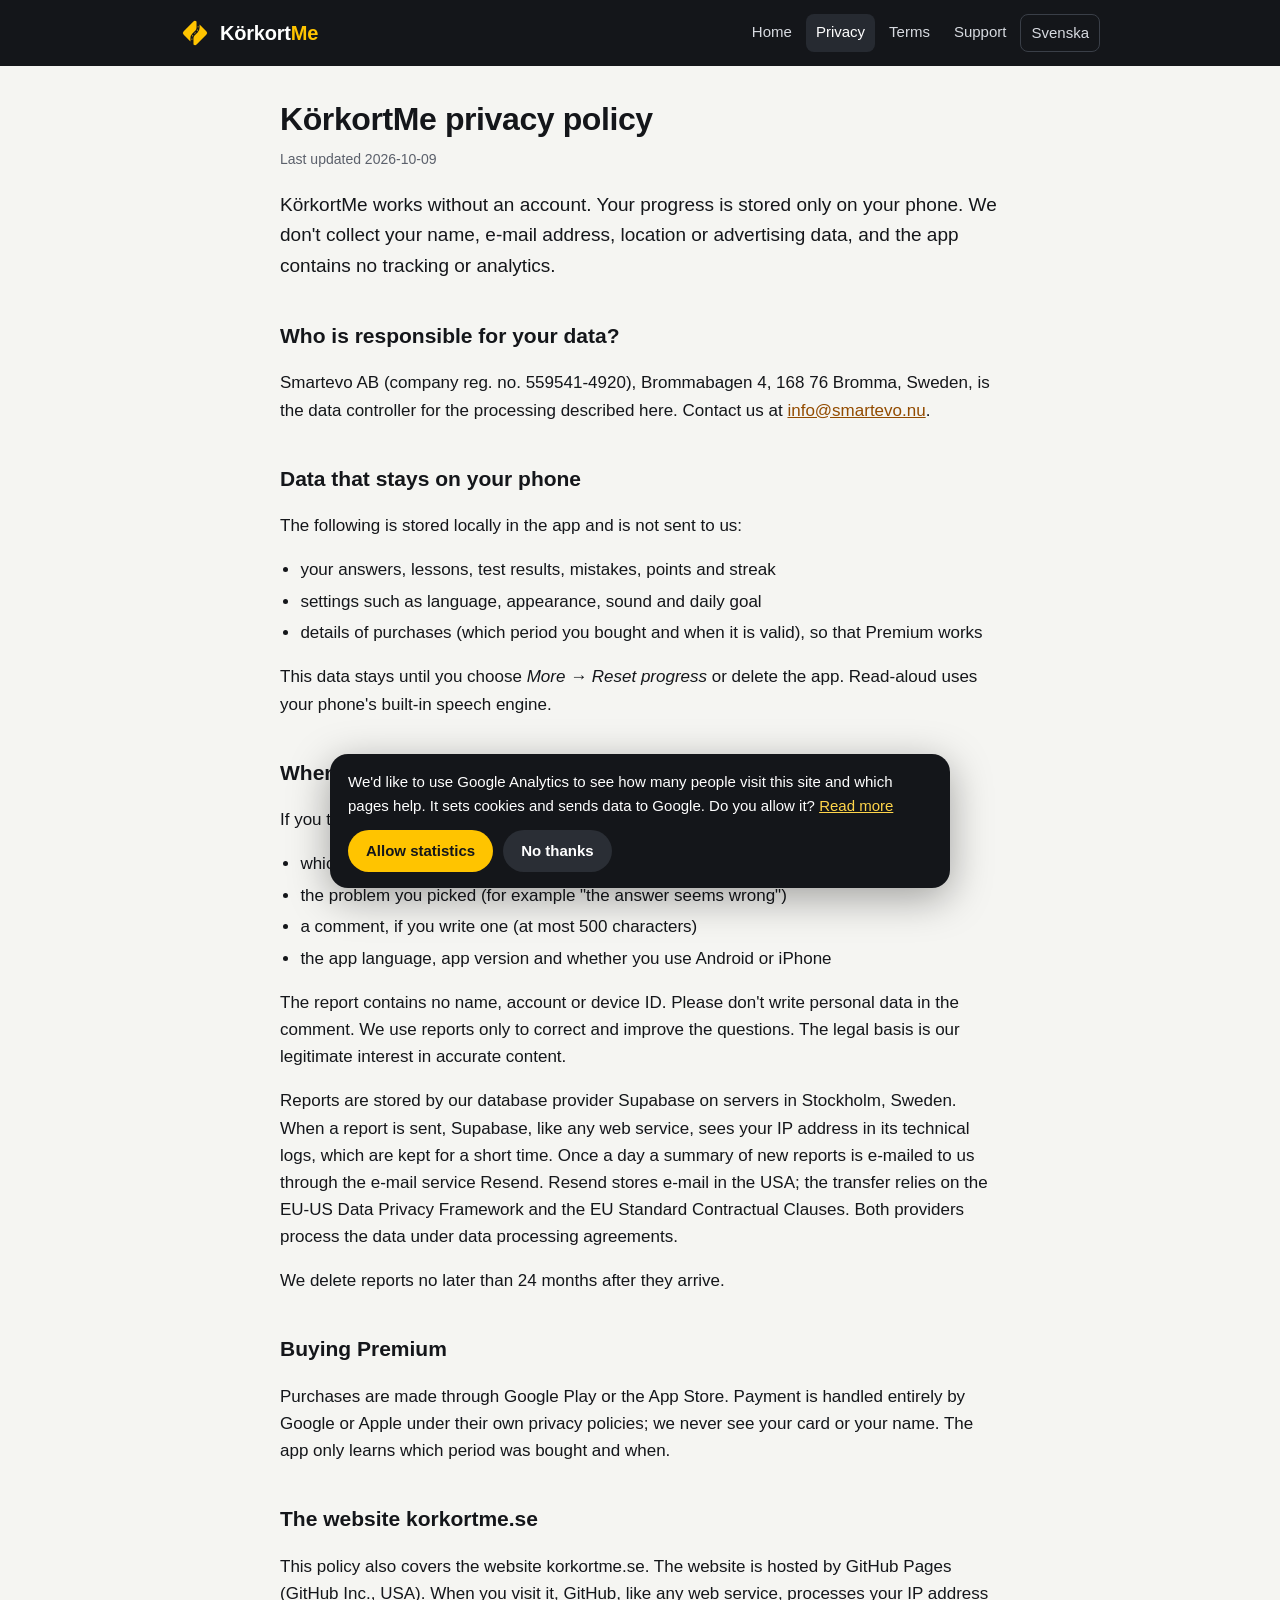
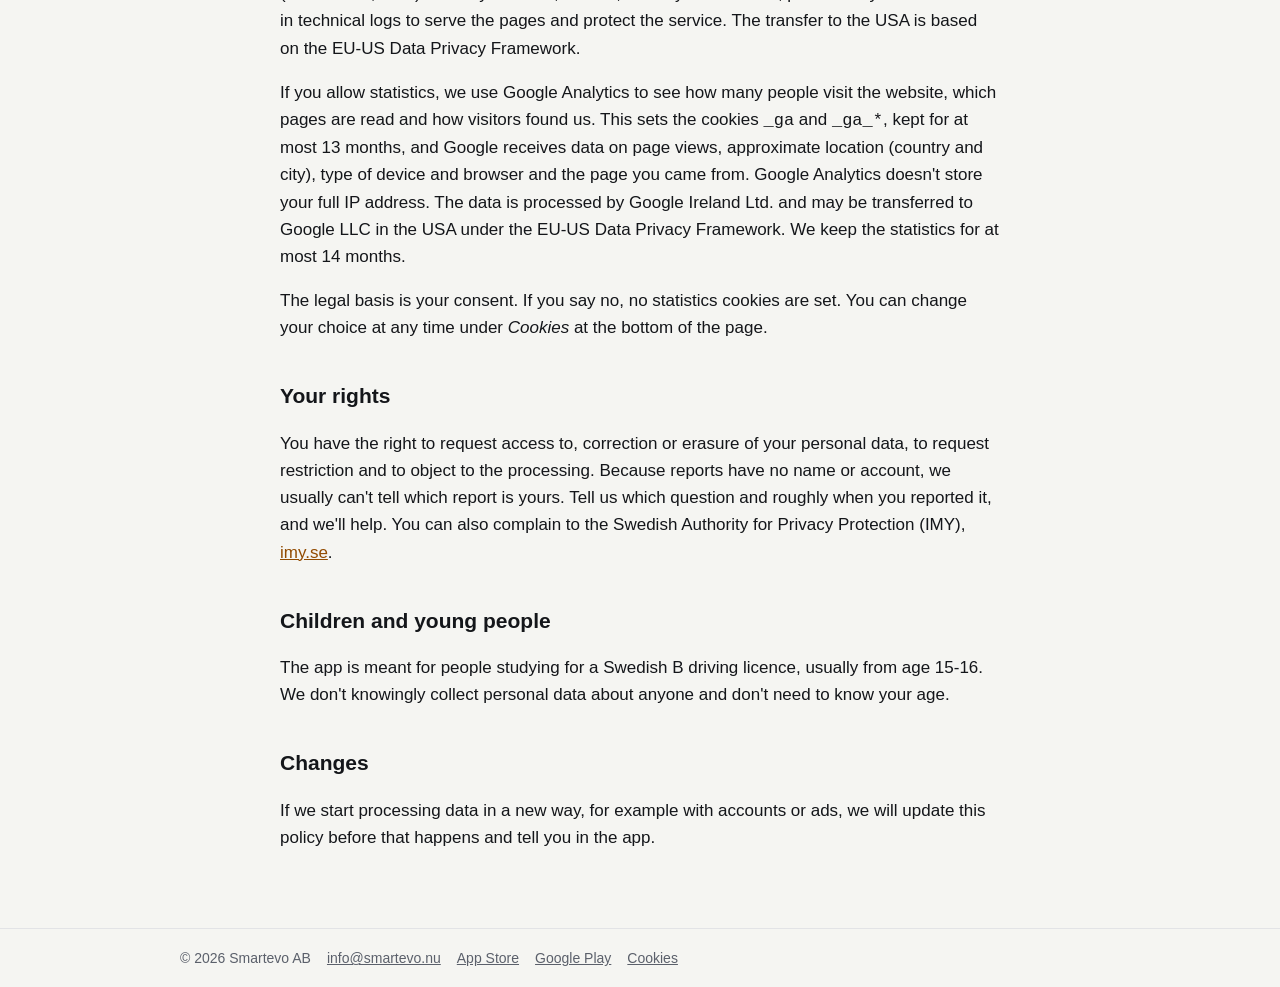
<file: en/privacy.html>
<!doctype html>
<html lang="en"><head><meta charset="utf-8"><meta name="viewport" content="width=device-width,initial-scale=1">
<title>Privacy policy · KörkortMe</title>
<meta name="description" content="Privacy policy">
<link rel="canonical" href="https://korkortme.se/en/privacy.html"><link rel="alternate" hreflang="sv" href="https://korkortme.se/sv/integritet.html"><link rel="alternate" hreflang="en" href="https://korkortme.se/en/privacy.html"><link rel="alternate" hreflang="x-default" href="https://korkortme.se/sv/integritet.html">
<meta property="og:type" content="website"><meta property="og:site_name" content="KörkortMe">
<meta property="og:title" content="Privacy policy · KörkortMe"><meta property="og:description" content="Privacy policy">
<meta property="og:url" content="https://korkortme.se/en/privacy.html"><meta property="og:image" content="https://korkortme.se/assets/og_en.jpg">
<meta property="og:image:width" content="1200"><meta property="og:image:height" content="630">
<meta property="og:locale" content="en_GB">
<meta name="twitter:card" content="summary_large_image">
<meta name="apple-itunes-app" content="app-id=6818624249">
<meta name="theme-color" content="#14161A">
<link rel="icon" href="../favicon.svg" type="image/svg+xml"><link rel="apple-touch-icon" href="../assets/apple-touch-icon.png">
<link rel="stylesheet" href="../style.css?v=b91ab4fe"><script>
(function(){var ID="G-DRVMNP7HHS",K='km_consent';
function load(){if(window.__kmga)return;window.__kmga=1;window.dataLayer=window.dataLayer||[];window.gtag=function(){dataLayer.push(arguments)};
gtag('consent','default',{analytics_storage:'denied',ad_storage:'denied',ad_user_data:'denied',ad_personalization:'denied'});gtag('consent','update',{analytics_storage:'granted'});gtag('set','ads_data_redaction',true);gtag('js',new Date());gtag('config',ID,{cookie_expires:34164000,allow_google_signals:false,allow_ad_personalization_signals:false});var s=document.createElement('script');s.async=true;
s.src='https://www.googletagmanager.com/gtag/js?id='+ID;document.head.appendChild(s);}
function clear(){document.cookie.split(';').forEach(function(c){var n=c.split('=')[0].trim();if(n.indexOf('_ga')===0){
['',';domain='+location.hostname,';domain=.'+location.hostname.replace(/^www\./,'')].forEach(function(d){document.cookie=n+'=;max-age=0;path=/'+d;});}});}
var c=null;try{c=localStorage.getItem(K)}catch(e){}
if(c==='yes')load();
document.addEventListener('DOMContentLoaded',function(){var b=document.getElementById('consent');if(!b)return;
if(c===null)b.hidden=false;
b.querySelector('.yes').onclick=function(){try{localStorage.setItem(K,'yes')}catch(e){}b.hidden=true;load();};
b.querySelector('.no').onclick=function(){try{localStorage.setItem(K,'no')}catch(e){}b.hidden=true;if(window.__kmga){gtag('consent','update',{analytics_storage:'denied'});clear();setTimeout(function(){location.reload()},300);}else{clear();}};
var o=document.getElementById('cookie-settings');if(o)o.onclick=function(e){e.preventDefault();b.hidden=false;};});
})();
</script></head>
<body><header><div class="bar"><a class="brand" href="index.html"><svg viewBox="0 0 256 256" role="img" aria-label="KörkortMe"><path fill="#FFC400" d="M141 29.36 L141 83.77 A31 31 0 0 1 131.92 105.69 L105.69 131.92 A57 57 0 0 0 89 172.23 L89 201 L31.56 143.56 A22 22 0 0 1 31.56 112.44 L112.44 31.56 A22 22 0 0 1 141 29.36 Z M115 226.64 L115 172.23 A31 31 0 0 1 124.08 150.31 L150.31 124.08 A57 57 0 0 0 167 83.77 L167 55 L224.44 112.44 A22 22 0 0 1 224.44 143.56 L143.56 224.44 A22 22 0 0 1 115 226.64 Z M124.82 134.72 L134.72 124.82 L131.18 121.28 L121.28 131.18 Z M102.21 156.58 A46.5 46.5 0 0 1 109.31 143.66 L113.25 146.74 A41.5 41.5 0 0 0 106.92 158.26 Z M104.5 188.12 L104.5 174.12 L99.5 174.12 L99.5 188.12 Z M153.79 99.42 A46.5 46.5 0 0 1 146.69 112.34 L142.75 109.26 A41.5 41.5 0 0 0 149.08 97.74 Z M151.5 67.88 L151.5 81.88 L156.5 81.88 L156.5 67.88 Z"/></svg><span>Körkort<b>Me</b></span></a>
<nav><a href="index.html">Home</a><a href="privacy.html" aria-current=page>Privacy</a><a href="terms.html">Terms</a><a href="support.html">Support</a><a class="lang" href="../sv/integritet.html" hreflang="sv">Svenska</a></nav></div></header>
<main><h1>KörkortMe privacy policy</h1>
<p class="meta">Last updated 2026-10-09</p>

<p class="lead">KörkortMe works without an account. Your progress is stored only on your phone. We don't collect your name, e-mail address, location or advertising data, and the app contains no tracking or analytics.</p>

<h2>Who is responsible for your data?</h2>
<p>Smartevo AB (company reg. no. 559541-4920), Brommabagen 4, 168 76 Bromma, Sweden, is the data controller for the processing described here. Contact us at <a href="mailto:info@smartevo.nu">info@smartevo.nu</a>.</p>

<h2>Data that stays on your phone</h2>
<p>The following is stored locally in the app and is not sent to us:</p>
<ul>
  <li>your answers, lessons, test results, mistakes, points and streak</li>
  <li>settings such as language, appearance, sound and daily goal</li>
  <li>details of purchases (which period you bought and when it is valid), so that Premium works</li>
</ul>
<p>This data stays until you choose <em>More → Reset progress</em> or delete the app. Read-aloud uses your phone's built-in speech engine.</p>

<h2>When you report a question</h2>
<p>If you tap <em>Report question</em>, the app sends:</p>
<ul>
  <li>which question it is and the question's version</li>
  <li>the problem you picked (for example "the answer seems wrong")</li>
  <li>a comment, if you write one (at most 500 characters)</li>
  <li>the app language, app version and whether you use Android or iPhone</li>
</ul>
<p>The report contains no name, account or device ID. Please don't write personal data in the comment. We use reports only to correct and improve the questions. The legal basis is our legitimate interest in accurate content.</p>
<p>Reports are stored by our database provider Supabase on servers in Stockholm, Sweden. When a report is sent, Supabase, like any web service, sees your IP address in its technical logs, which are kept for a short time. Once a day a summary of new reports is e-mailed to us through the e-mail service Resend. Resend stores e-mail in the USA; the transfer relies on the EU-US Data Privacy Framework and the EU Standard Contractual Clauses. Both providers process the data under data processing agreements.</p>
<p>We delete reports no later than 24 months after they arrive.</p>

<h2>Buying Premium</h2>
<p>Purchases are made through Google Play or the App Store. Payment is handled entirely by Google or Apple under their own privacy policies; we never see your card or your name. The app only learns which period was bought and when.</p>

<h2 id="website">The website korkortme.se</h2>
<p>This policy also covers the website korkortme.se. The website is hosted by GitHub Pages (GitHub Inc., USA). When you visit it, GitHub, like any web service, processes your IP address in technical logs to serve the pages and protect the service. The transfer to the USA is based on the EU-US Data Privacy Framework.</p>

<p>If you allow statistics, we use Google Analytics to see how many people visit the website, which pages are read and how visitors found us. This sets the cookies <code>_ga</code> and <code>_ga_*</code>, kept for at most 13 months, and Google receives data on page views, approximate location (country and city), type of device and browser and the page you came from. Google Analytics doesn't store your full IP address. The data is processed by Google Ireland Ltd. and may be transferred to Google LLC in the USA under the EU-US Data Privacy Framework. We keep the statistics for at most 14 months.</p>
<p>The legal basis is your consent. If you say no, no statistics cookies are set. You can change your choice at any time under <em>Cookies</em> at the bottom of the page.</p>



<h2>Your rights</h2>
<p>You have the right to request access to, correction or erasure of your personal data, to request restriction and to object to the processing. Because reports have no name or account, we usually can't tell which report is yours. Tell us which question and roughly when you reported it, and we'll help. You can also complain to the Swedish Authority for Privacy Protection (IMY), <a href="https://www.imy.se/en/">imy.se</a>.</p>

<h2>Children and young people</h2>
<p>The app is meant for people studying for a Swedish B driving licence, usually from age 15-16. We don't knowingly collect personal data about anyone and don't need to know your age.</p>

<h2>Changes</h2>
<p>If we start processing data in a new way, for example with accounts or ads, we will update this policy before that happens and tell you in the app.</p>
</main>
<footer><div><span>© 2026 Smartevo AB</span><a href="mailto:info@smartevo.nu">info@smartevo.nu</a><a href="https://apps.apple.com/se/app/k%C3%B6rkortme-k%C3%B6rkort-teori/id6818624249">App Store</a><a href="https://play.google.com/store/apps/details?id=se.korkortme.app">Google Play</a><a href="#" id="cookie-settings">Cookies</a></div></footer>
<div id="consent" hidden role="dialog" aria-live="polite"><p>We'd like to use Google Analytics to see how many people visit this site and which pages help. It sets cookies and sends data to Google. Do you allow it? <a href="privacy.html#website">Read more</a></p><div class="row"><button class="yes">Allow statistics</button><button class="no">No thanks</button></div></div></body></html>
</file>
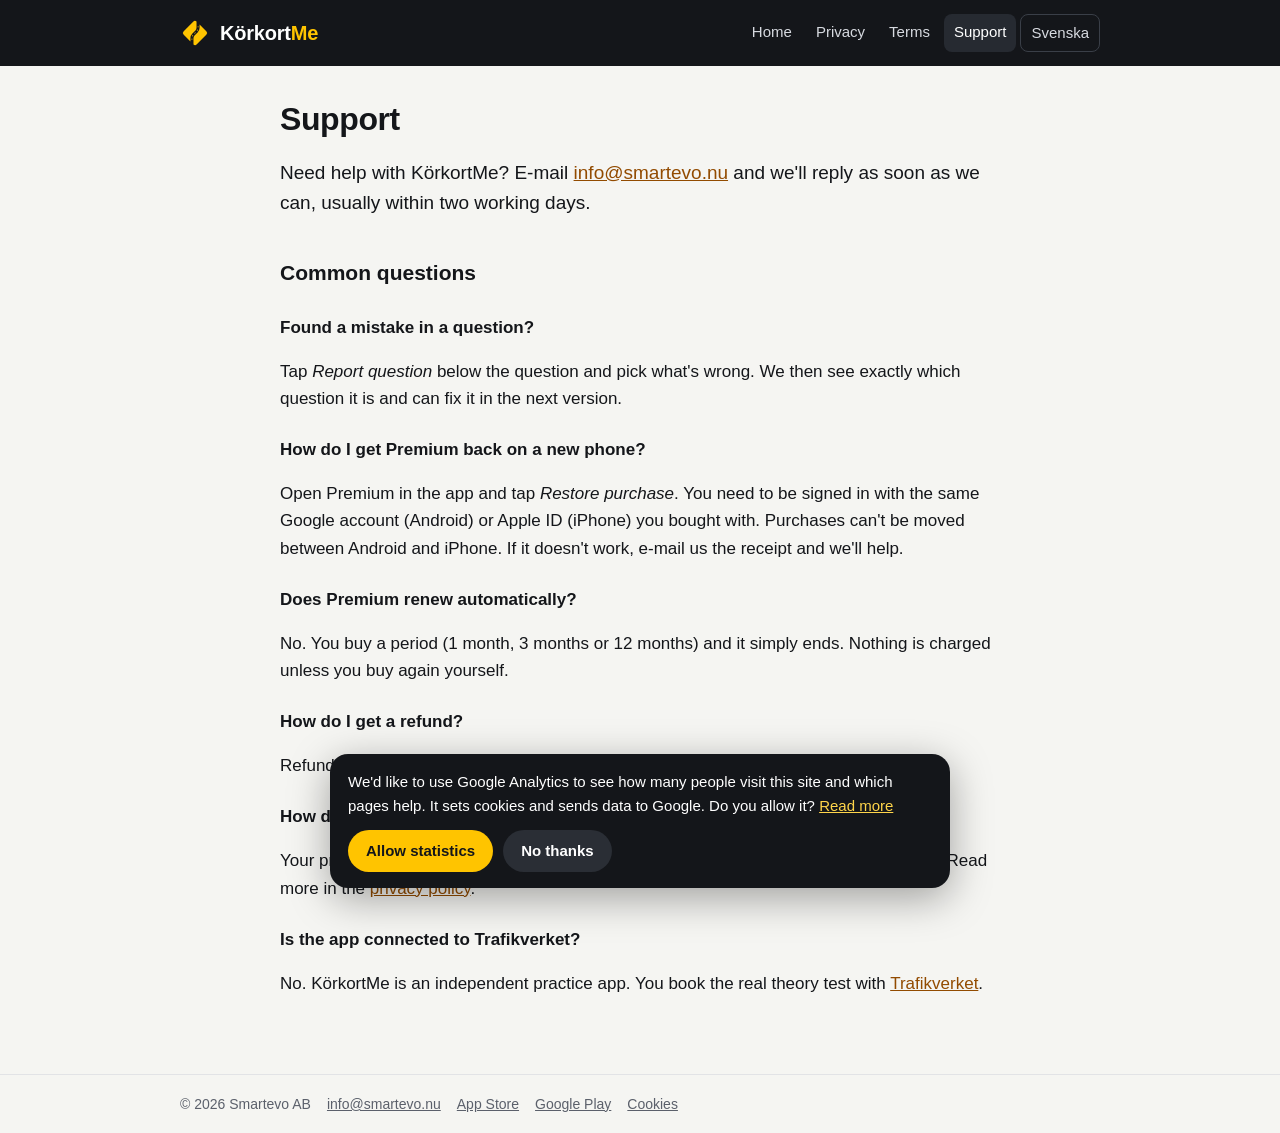
<file: en/support.html>
<!doctype html>
<html lang="en"><head><meta charset="utf-8"><meta name="viewport" content="width=device-width,initial-scale=1">
<title>Support · KörkortMe</title>
<meta name="description" content="Support">
<link rel="canonical" href="https://korkortme.se/en/support.html"><link rel="alternate" hreflang="sv" href="https://korkortme.se/sv/support.html"><link rel="alternate" hreflang="en" href="https://korkortme.se/en/support.html"><link rel="alternate" hreflang="x-default" href="https://korkortme.se/sv/support.html">
<meta property="og:type" content="website"><meta property="og:site_name" content="KörkortMe">
<meta property="og:title" content="Support · KörkortMe"><meta property="og:description" content="Support">
<meta property="og:url" content="https://korkortme.se/en/support.html"><meta property="og:image" content="https://korkortme.se/assets/og_en.jpg">
<meta property="og:image:width" content="1200"><meta property="og:image:height" content="630">
<meta property="og:locale" content="en_GB">
<meta name="twitter:card" content="summary_large_image">
<meta name="apple-itunes-app" content="app-id=6818624249">
<meta name="theme-color" content="#14161A">
<link rel="icon" href="../favicon.svg" type="image/svg+xml"><link rel="apple-touch-icon" href="../assets/apple-touch-icon.png">
<link rel="stylesheet" href="../style.css?v=b91ab4fe"><script>
(function(){var ID="G-DRVMNP7HHS",K='km_consent';
function load(){if(window.__kmga)return;window.__kmga=1;window.dataLayer=window.dataLayer||[];window.gtag=function(){dataLayer.push(arguments)};
gtag('consent','default',{analytics_storage:'denied',ad_storage:'denied',ad_user_data:'denied',ad_personalization:'denied'});gtag('consent','update',{analytics_storage:'granted'});gtag('set','ads_data_redaction',true);gtag('js',new Date());gtag('config',ID,{cookie_expires:34164000,allow_google_signals:false,allow_ad_personalization_signals:false});var s=document.createElement('script');s.async=true;
s.src='https://www.googletagmanager.com/gtag/js?id='+ID;document.head.appendChild(s);}
function clear(){document.cookie.split(';').forEach(function(c){var n=c.split('=')[0].trim();if(n.indexOf('_ga')===0){
['',';domain='+location.hostname,';domain=.'+location.hostname.replace(/^www\./,'')].forEach(function(d){document.cookie=n+'=;max-age=0;path=/'+d;});}});}
var c=null;try{c=localStorage.getItem(K)}catch(e){}
if(c==='yes')load();
document.addEventListener('DOMContentLoaded',function(){var b=document.getElementById('consent');if(!b)return;
if(c===null)b.hidden=false;
b.querySelector('.yes').onclick=function(){try{localStorage.setItem(K,'yes')}catch(e){}b.hidden=true;load();};
b.querySelector('.no').onclick=function(){try{localStorage.setItem(K,'no')}catch(e){}b.hidden=true;if(window.__kmga){gtag('consent','update',{analytics_storage:'denied'});clear();setTimeout(function(){location.reload()},300);}else{clear();}};
var o=document.getElementById('cookie-settings');if(o)o.onclick=function(e){e.preventDefault();b.hidden=false;};});
})();
</script></head>
<body><header><div class="bar"><a class="brand" href="index.html"><svg viewBox="0 0 256 256" role="img" aria-label="KörkortMe"><path fill="#FFC400" d="M141 29.36 L141 83.77 A31 31 0 0 1 131.92 105.69 L105.69 131.92 A57 57 0 0 0 89 172.23 L89 201 L31.56 143.56 A22 22 0 0 1 31.56 112.44 L112.44 31.56 A22 22 0 0 1 141 29.36 Z M115 226.64 L115 172.23 A31 31 0 0 1 124.08 150.31 L150.31 124.08 A57 57 0 0 0 167 83.77 L167 55 L224.44 112.44 A22 22 0 0 1 224.44 143.56 L143.56 224.44 A22 22 0 0 1 115 226.64 Z M124.82 134.72 L134.72 124.82 L131.18 121.28 L121.28 131.18 Z M102.21 156.58 A46.5 46.5 0 0 1 109.31 143.66 L113.25 146.74 A41.5 41.5 0 0 0 106.92 158.26 Z M104.5 188.12 L104.5 174.12 L99.5 174.12 L99.5 188.12 Z M153.79 99.42 A46.5 46.5 0 0 1 146.69 112.34 L142.75 109.26 A41.5 41.5 0 0 0 149.08 97.74 Z M151.5 67.88 L151.5 81.88 L156.5 81.88 L156.5 67.88 Z"/></svg><span>Körkort<b>Me</b></span></a>
<nav><a href="index.html">Home</a><a href="privacy.html">Privacy</a><a href="terms.html">Terms</a><a href="support.html" aria-current=page>Support</a><a class="lang" href="../sv/support.html" hreflang="sv">Svenska</a></nav></div></header>
<main><h1>Support</h1>
<p class="lead">Need help with KörkortMe? E-mail <a href="mailto:info@smartevo.nu">info@smartevo.nu</a> and we'll reply as soon as we can, usually within two working days.</p>

<h2>Common questions</h2>
<h3>Found a mistake in a question?</h3>
<p>Tap <em>Report question</em> below the question and pick what's wrong. We then see exactly which question it is and can fix it in the next version.</p>
<h3>How do I get Premium back on a new phone?</h3>
<p>Open Premium in the app and tap <em>Restore purchase</em>. You need to be signed in with the same Google account (Android) or Apple ID (iPhone) you bought with. Purchases can't be moved between Android and iPhone. If it doesn't work, e-mail us the receipt and we'll help.</p>
<h3>Does Premium renew automatically?</h3>
<p>No. You buy a period (1 month, 3 months or 12 months) and it simply ends. Nothing is charged unless you buy again yourself.</p>
<h3>How do I get a refund?</h3>
<p>Refunds are handled by the store: <a href="https://support.google.com/googleplay/answer/2479637?hl=en">Google Play</a> or <a href="https://support.apple.com/en-us/118223">App Store</a>.</p>
<h3>How do I delete my data?</h3>
<p>Your progress is only on your phone. Choose <em>More → Reset progress</em> or delete the app. Read more in the <a href="privacy.html">privacy policy</a>.</p>
<h3>Is the app connected to Trafikverket?</h3>
<p>No. KörkortMe is an independent practice app. You book the real theory test with <a href="https://www.trafikverket.se/en/driving-licence/">Trafikverket</a>.</p>
</main>
<footer><div><span>© 2026 Smartevo AB</span><a href="mailto:info@smartevo.nu">info@smartevo.nu</a><a href="https://apps.apple.com/se/app/k%C3%B6rkortme-k%C3%B6rkort-teori/id6818624249">App Store</a><a href="https://play.google.com/store/apps/details?id=se.korkortme.app">Google Play</a><a href="#" id="cookie-settings">Cookies</a></div></footer>
<div id="consent" hidden role="dialog" aria-live="polite"><p>We'd like to use Google Analytics to see how many people visit this site and which pages help. It sets cookies and sends data to Google. Do you allow it? <a href="privacy.html#website">Read more</a></p><div class="row"><button class="yes">Allow statistics</button><button class="no">No thanks</button></div></div></body></html>
</file>
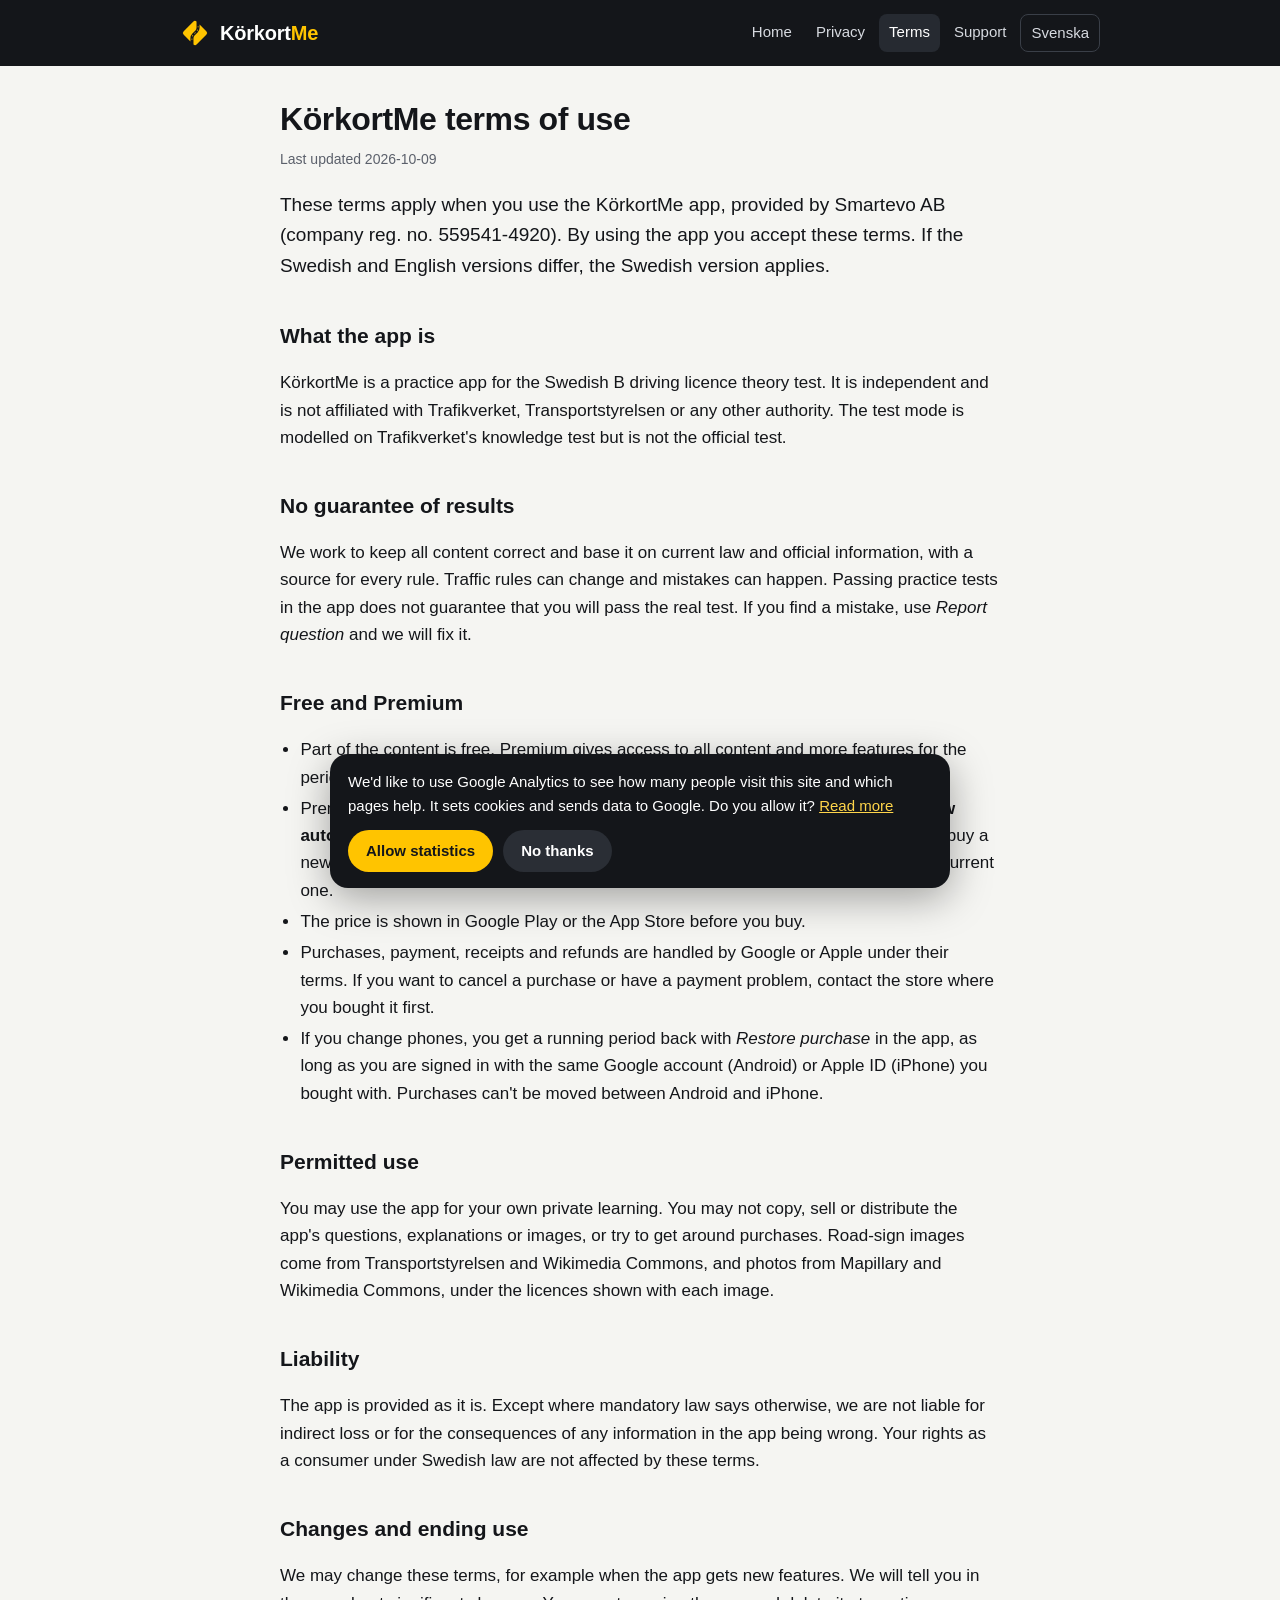
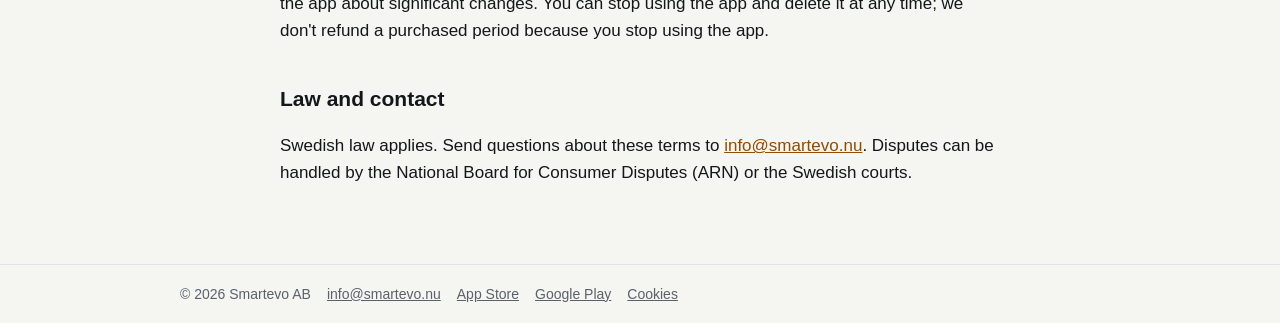
<file: en/terms.html>
<!doctype html>
<html lang="en"><head><meta charset="utf-8"><meta name="viewport" content="width=device-width,initial-scale=1">
<title>Terms of use · KörkortMe</title>
<meta name="description" content="Terms of use">
<link rel="canonical" href="https://korkortme.se/en/terms.html"><link rel="alternate" hreflang="sv" href="https://korkortme.se/sv/villkor.html"><link rel="alternate" hreflang="en" href="https://korkortme.se/en/terms.html"><link rel="alternate" hreflang="x-default" href="https://korkortme.se/sv/villkor.html">
<meta property="og:type" content="website"><meta property="og:site_name" content="KörkortMe">
<meta property="og:title" content="Terms of use · KörkortMe"><meta property="og:description" content="Terms of use">
<meta property="og:url" content="https://korkortme.se/en/terms.html"><meta property="og:image" content="https://korkortme.se/assets/og_en.jpg">
<meta property="og:image:width" content="1200"><meta property="og:image:height" content="630">
<meta property="og:locale" content="en_GB">
<meta name="twitter:card" content="summary_large_image">
<meta name="apple-itunes-app" content="app-id=6818624249">
<meta name="theme-color" content="#14161A">
<link rel="icon" href="../favicon.svg" type="image/svg+xml"><link rel="apple-touch-icon" href="../assets/apple-touch-icon.png">
<link rel="stylesheet" href="../style.css?v=b91ab4fe"><script>
(function(){var ID="G-DRVMNP7HHS",K='km_consent';
function load(){if(window.__kmga)return;window.__kmga=1;window.dataLayer=window.dataLayer||[];window.gtag=function(){dataLayer.push(arguments)};
gtag('consent','default',{analytics_storage:'denied',ad_storage:'denied',ad_user_data:'denied',ad_personalization:'denied'});gtag('consent','update',{analytics_storage:'granted'});gtag('set','ads_data_redaction',true);gtag('js',new Date());gtag('config',ID,{cookie_expires:34164000,allow_google_signals:false,allow_ad_personalization_signals:false});var s=document.createElement('script');s.async=true;
s.src='https://www.googletagmanager.com/gtag/js?id='+ID;document.head.appendChild(s);}
function clear(){document.cookie.split(';').forEach(function(c){var n=c.split('=')[0].trim();if(n.indexOf('_ga')===0){
['',';domain='+location.hostname,';domain=.'+location.hostname.replace(/^www\./,'')].forEach(function(d){document.cookie=n+'=;max-age=0;path=/'+d;});}});}
var c=null;try{c=localStorage.getItem(K)}catch(e){}
if(c==='yes')load();
document.addEventListener('DOMContentLoaded',function(){var b=document.getElementById('consent');if(!b)return;
if(c===null)b.hidden=false;
b.querySelector('.yes').onclick=function(){try{localStorage.setItem(K,'yes')}catch(e){}b.hidden=true;load();};
b.querySelector('.no').onclick=function(){try{localStorage.setItem(K,'no')}catch(e){}b.hidden=true;if(window.__kmga){gtag('consent','update',{analytics_storage:'denied'});clear();setTimeout(function(){location.reload()},300);}else{clear();}};
var o=document.getElementById('cookie-settings');if(o)o.onclick=function(e){e.preventDefault();b.hidden=false;};});
})();
</script></head>
<body><header><div class="bar"><a class="brand" href="index.html"><svg viewBox="0 0 256 256" role="img" aria-label="KörkortMe"><path fill="#FFC400" d="M141 29.36 L141 83.77 A31 31 0 0 1 131.92 105.69 L105.69 131.92 A57 57 0 0 0 89 172.23 L89 201 L31.56 143.56 A22 22 0 0 1 31.56 112.44 L112.44 31.56 A22 22 0 0 1 141 29.36 Z M115 226.64 L115 172.23 A31 31 0 0 1 124.08 150.31 L150.31 124.08 A57 57 0 0 0 167 83.77 L167 55 L224.44 112.44 A22 22 0 0 1 224.44 143.56 L143.56 224.44 A22 22 0 0 1 115 226.64 Z M124.82 134.72 L134.72 124.82 L131.18 121.28 L121.28 131.18 Z M102.21 156.58 A46.5 46.5 0 0 1 109.31 143.66 L113.25 146.74 A41.5 41.5 0 0 0 106.92 158.26 Z M104.5 188.12 L104.5 174.12 L99.5 174.12 L99.5 188.12 Z M153.79 99.42 A46.5 46.5 0 0 1 146.69 112.34 L142.75 109.26 A41.5 41.5 0 0 0 149.08 97.74 Z M151.5 67.88 L151.5 81.88 L156.5 81.88 L156.5 67.88 Z"/></svg><span>Körkort<b>Me</b></span></a>
<nav><a href="index.html">Home</a><a href="privacy.html">Privacy</a><a href="terms.html" aria-current=page>Terms</a><a href="support.html">Support</a><a class="lang" href="../sv/villkor.html" hreflang="sv">Svenska</a></nav></div></header>
<main><h1>KörkortMe terms of use</h1>
<p class="meta">Last updated 2026-10-09</p>

<p class="lead">These terms apply when you use the KörkortMe app, provided by Smartevo AB (company reg. no. 559541-4920). By using the app you accept these terms. If the Swedish and English versions differ, the Swedish version applies.</p>

<h2>What the app is</h2>
<p>KörkortMe is a practice app for the Swedish B driving licence theory test. It is independent and is not affiliated with Trafikverket, Transportstyrelsen or any other authority. The test mode is modelled on Trafikverket's knowledge test but is not the official test.</p>

<h2>No guarantee of results</h2>
<p>We work to keep all content correct and base it on current law and official information, with a source for every rule. Traffic rules can change and mistakes can happen. Passing practice tests in the app does not guarantee that you will pass the real test. If you find a mistake, use <em>Report question</em> and we will fix it.</p>

<h2>Free and Premium</h2>
<ul>
  <li>Part of the content is free. Premium gives access to all content and more features for the period you buy.</li>
  <li>Premium is sold as periods of 1 month, 3 months or 12 months. <strong>Periods do not renew automatically</strong>: when a period ends, the app goes back to the free version unless you buy a new period. If you buy a new period before the current one ends, it is added after the current one.</li>
  <li>The price is shown in Google Play or the App Store before you buy.</li>
  <li>Purchases, payment, receipts and refunds are handled by Google or Apple under their terms. If you want to cancel a purchase or have a payment problem, contact the store where you bought it first.</li>
  <li>If you change phones, you get a running period back with <em>Restore purchase</em> in the app, as long as you are signed in with the same Google account (Android) or Apple ID (iPhone) you bought with. Purchases can't be moved between Android and iPhone.</li>
</ul>

<h2>Permitted use</h2>
<p>You may use the app for your own private learning. You may not copy, sell or distribute the app's questions, explanations or images, or try to get around purchases. Road-sign images come from Transportstyrelsen and Wikimedia Commons, and photos from Mapillary and Wikimedia Commons, under the licences shown with each image.</p>

<h2>Liability</h2>
<p>The app is provided as it is. Except where mandatory law says otherwise, we are not liable for indirect loss or for the consequences of any information in the app being wrong. Your rights as a consumer under Swedish law are not affected by these terms.</p>

<h2>Changes and ending use</h2>
<p>We may change these terms, for example when the app gets new features. We will tell you in the app about significant changes. You can stop using the app and delete it at any time; we don't refund a purchased period because you stop using the app.</p>

<h2>Law and contact</h2>
<p>Swedish law applies. Send questions about these terms to <a href="mailto:info@smartevo.nu">info@smartevo.nu</a>. Disputes can be handled by the National Board for Consumer Disputes (ARN) or the Swedish courts.</p>
</main>
<footer><div><span>© 2026 Smartevo AB</span><a href="mailto:info@smartevo.nu">info@smartevo.nu</a><a href="https://apps.apple.com/se/app/k%C3%B6rkortme-k%C3%B6rkort-teori/id6818624249">App Store</a><a href="https://play.google.com/store/apps/details?id=se.korkortme.app">Google Play</a><a href="#" id="cookie-settings">Cookies</a></div></footer>
<div id="consent" hidden role="dialog" aria-live="polite"><p>We'd like to use Google Analytics to see how many people visit this site and which pages help. It sets cookies and sends data to Google. Do you allow it? <a href="privacy.html#website">Read more</a></p><div class="row"><button class="yes">Allow statistics</button><button class="no">No thanks</button></div></div></body></html>
</file>
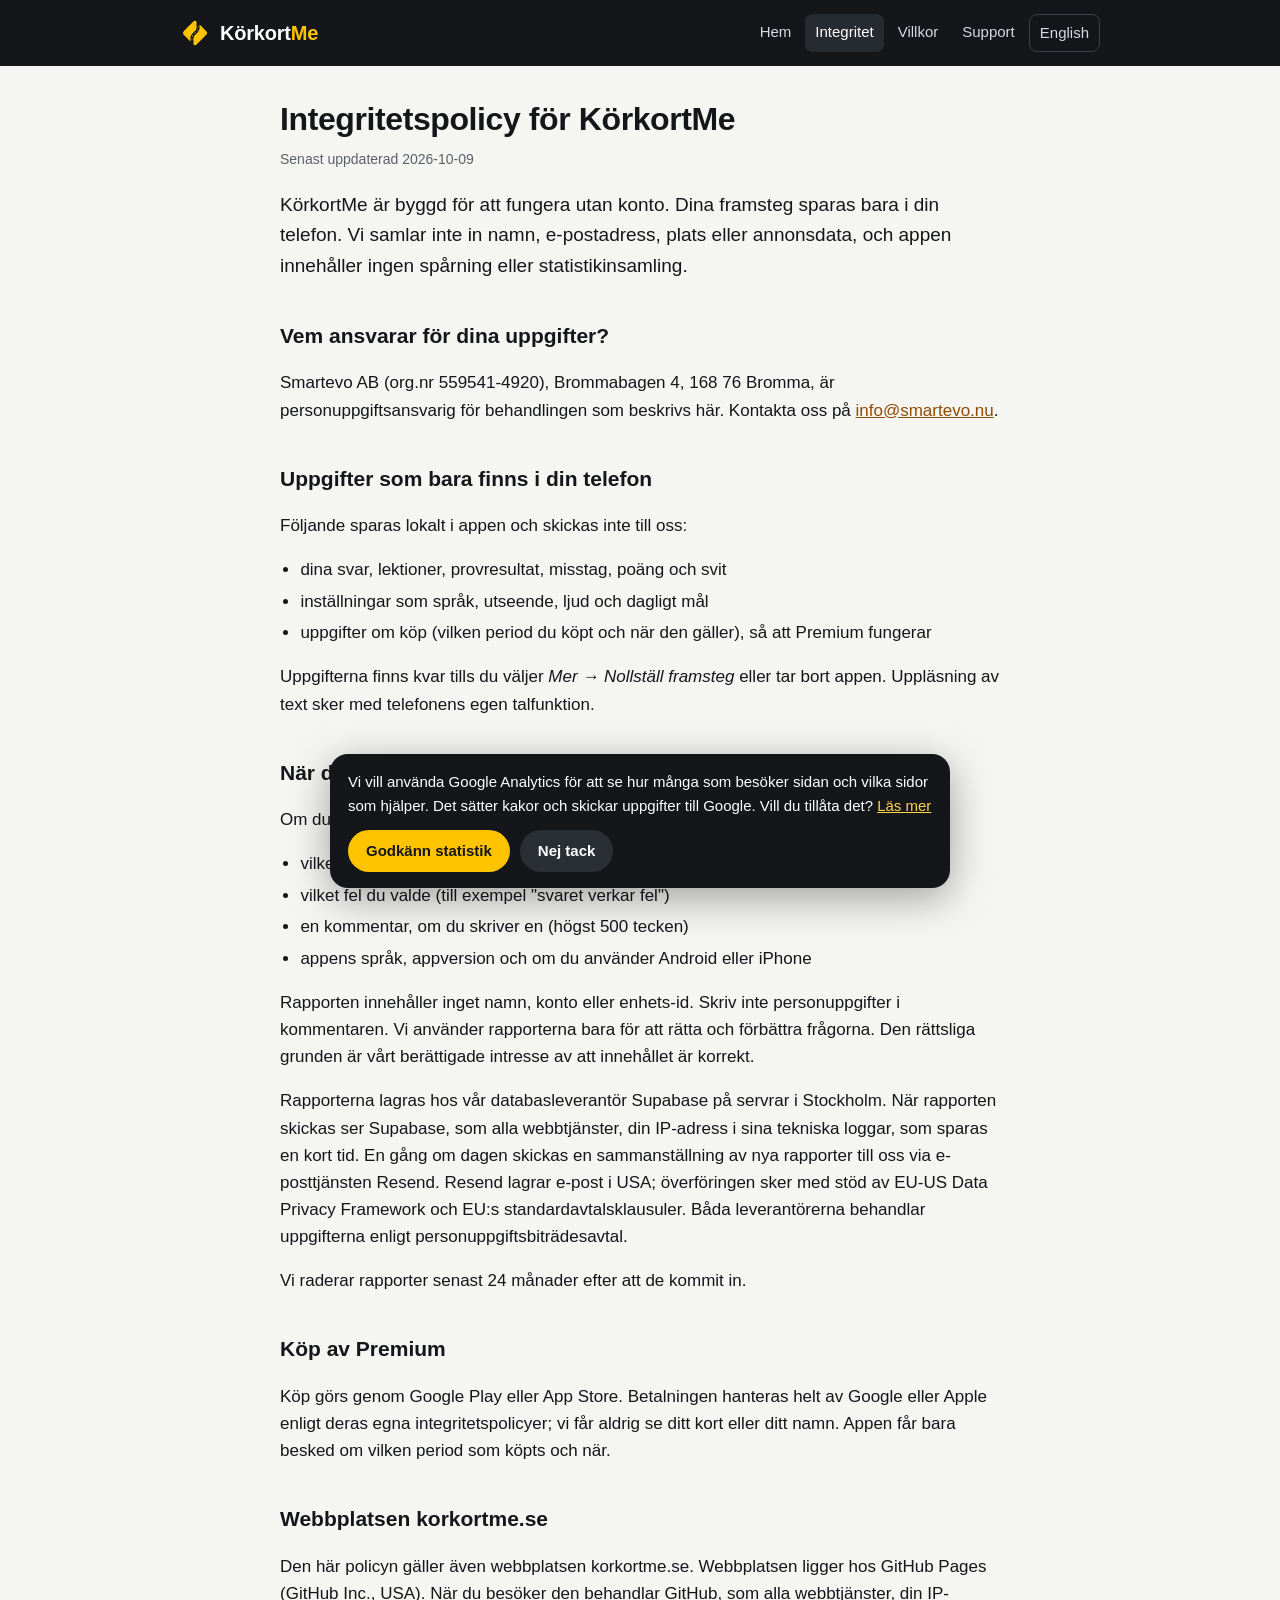
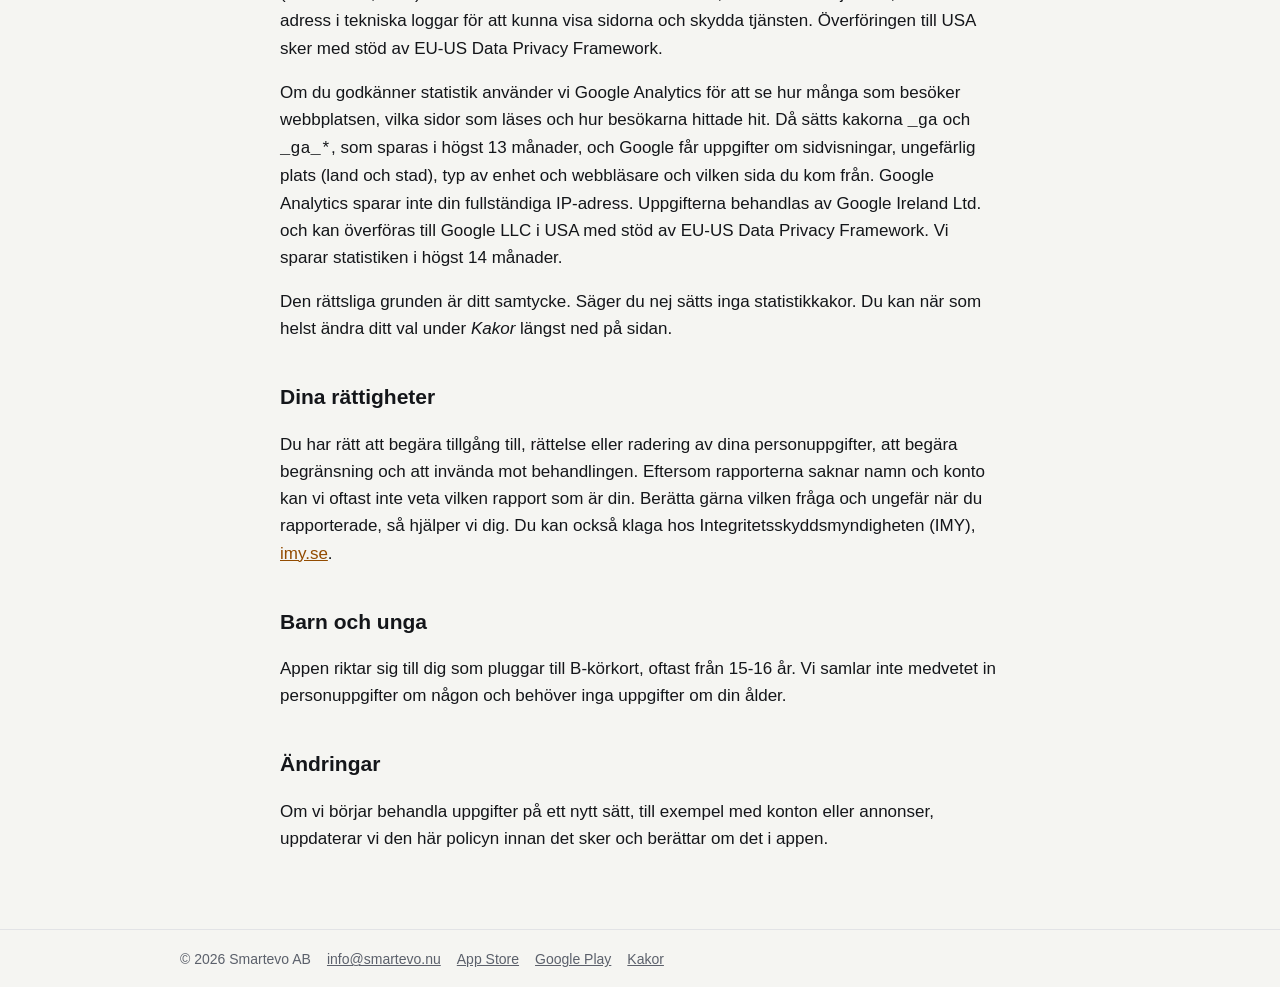
<file: sv/integritet.html>
<!doctype html>
<html lang="sv"><head><meta charset="utf-8"><meta name="viewport" content="width=device-width,initial-scale=1">
<title>Integritetspolicy · KörkortMe</title>
<meta name="description" content="Integritetspolicy">
<link rel="canonical" href="https://korkortme.se/sv/integritet.html"><link rel="alternate" hreflang="sv" href="https://korkortme.se/sv/integritet.html"><link rel="alternate" hreflang="en" href="https://korkortme.se/en/privacy.html"><link rel="alternate" hreflang="x-default" href="https://korkortme.se/sv/integritet.html">
<meta property="og:type" content="website"><meta property="og:site_name" content="KörkortMe">
<meta property="og:title" content="Integritetspolicy · KörkortMe"><meta property="og:description" content="Integritetspolicy">
<meta property="og:url" content="https://korkortme.se/sv/integritet.html"><meta property="og:image" content="https://korkortme.se/assets/og_sv.jpg">
<meta property="og:image:width" content="1200"><meta property="og:image:height" content="630">
<meta property="og:locale" content="sv_SE">
<meta name="twitter:card" content="summary_large_image">
<meta name="apple-itunes-app" content="app-id=6818624249">
<meta name="theme-color" content="#14161A">
<link rel="icon" href="../favicon.svg" type="image/svg+xml"><link rel="apple-touch-icon" href="../assets/apple-touch-icon.png">
<link rel="stylesheet" href="../style.css?v=b91ab4fe"><script>
(function(){var ID="G-DRVMNP7HHS",K='km_consent';
function load(){if(window.__kmga)return;window.__kmga=1;window.dataLayer=window.dataLayer||[];window.gtag=function(){dataLayer.push(arguments)};
gtag('consent','default',{analytics_storage:'denied',ad_storage:'denied',ad_user_data:'denied',ad_personalization:'denied'});gtag('consent','update',{analytics_storage:'granted'});gtag('set','ads_data_redaction',true);gtag('js',new Date());gtag('config',ID,{cookie_expires:34164000,allow_google_signals:false,allow_ad_personalization_signals:false});var s=document.createElement('script');s.async=true;
s.src='https://www.googletagmanager.com/gtag/js?id='+ID;document.head.appendChild(s);}
function clear(){document.cookie.split(';').forEach(function(c){var n=c.split('=')[0].trim();if(n.indexOf('_ga')===0){
['',';domain='+location.hostname,';domain=.'+location.hostname.replace(/^www\./,'')].forEach(function(d){document.cookie=n+'=;max-age=0;path=/'+d;});}});}
var c=null;try{c=localStorage.getItem(K)}catch(e){}
if(c==='yes')load();
document.addEventListener('DOMContentLoaded',function(){var b=document.getElementById('consent');if(!b)return;
if(c===null)b.hidden=false;
b.querySelector('.yes').onclick=function(){try{localStorage.setItem(K,'yes')}catch(e){}b.hidden=true;load();};
b.querySelector('.no').onclick=function(){try{localStorage.setItem(K,'no')}catch(e){}b.hidden=true;if(window.__kmga){gtag('consent','update',{analytics_storage:'denied'});clear();setTimeout(function(){location.reload()},300);}else{clear();}};
var o=document.getElementById('cookie-settings');if(o)o.onclick=function(e){e.preventDefault();b.hidden=false;};});
})();
</script></head>
<body><header><div class="bar"><a class="brand" href="../"><svg viewBox="0 0 256 256" role="img" aria-label="KörkortMe"><path fill="#FFC400" d="M141 29.36 L141 83.77 A31 31 0 0 1 131.92 105.69 L105.69 131.92 A57 57 0 0 0 89 172.23 L89 201 L31.56 143.56 A22 22 0 0 1 31.56 112.44 L112.44 31.56 A22 22 0 0 1 141 29.36 Z M115 226.64 L115 172.23 A31 31 0 0 1 124.08 150.31 L150.31 124.08 A57 57 0 0 0 167 83.77 L167 55 L224.44 112.44 A22 22 0 0 1 224.44 143.56 L143.56 224.44 A22 22 0 0 1 115 226.64 Z M124.82 134.72 L134.72 124.82 L131.18 121.28 L121.28 131.18 Z M102.21 156.58 A46.5 46.5 0 0 1 109.31 143.66 L113.25 146.74 A41.5 41.5 0 0 0 106.92 158.26 Z M104.5 188.12 L104.5 174.12 L99.5 174.12 L99.5 188.12 Z M153.79 99.42 A46.5 46.5 0 0 1 146.69 112.34 L142.75 109.26 A41.5 41.5 0 0 0 149.08 97.74 Z M151.5 67.88 L151.5 81.88 L156.5 81.88 L156.5 67.88 Z"/></svg><span>Körkort<b>Me</b></span></a>
<nav><a href="../">Hem</a><a href="integritet.html" aria-current=page>Integritet</a><a href="villkor.html">Villkor</a><a href="support.html">Support</a><a class="lang" href="../en/privacy.html" hreflang="en">English</a></nav></div></header>
<main><h1>Integritetspolicy för KörkortMe</h1>
<p class="meta">Senast uppdaterad 2026-10-09</p>

<p class="lead">KörkortMe är byggd för att fungera utan konto. Dina framsteg sparas bara i din telefon. Vi samlar inte in namn, e-postadress, plats eller annonsdata, och appen innehåller ingen spårning eller statistikinsamling.</p>

<h2>Vem ansvarar för dina uppgifter?</h2>
<p>Smartevo AB (org.nr 559541-4920), Brommabagen 4, 168 76 Bromma, är personuppgiftsansvarig för behandlingen som beskrivs här. Kontakta oss på <a href="mailto:info@smartevo.nu">info@smartevo.nu</a>.</p>

<h2>Uppgifter som bara finns i din telefon</h2>
<p>Följande sparas lokalt i appen och skickas inte till oss:</p>
<ul>
  <li>dina svar, lektioner, provresultat, misstag, poäng och svit</li>
  <li>inställningar som språk, utseende, ljud och dagligt mål</li>
  <li>uppgifter om köp (vilken period du köpt och när den gäller), så att Premium fungerar</li>
</ul>
<p>Uppgifterna finns kvar tills du väljer <em>Mer → Nollställ framsteg</em> eller tar bort appen. Uppläsning av text sker med telefonens egen talfunktion.</p>

<h2>När du rapporterar en fråga</h2>
<p>Om du trycker på <em>Rapportera fråga</em> skickar appen:</p>
<ul>
  <li>vilken fråga det gäller och frågans version</li>
  <li>vilket fel du valde (till exempel "svaret verkar fel")</li>
  <li>en kommentar, om du skriver en (högst 500 tecken)</li>
  <li>appens språk, appversion och om du använder Android eller iPhone</li>
</ul>
<p>Rapporten innehåller inget namn, konto eller enhets-id. Skriv inte personuppgifter i kommentaren. Vi använder rapporterna bara för att rätta och förbättra frågorna. Den rättsliga grunden är vårt berättigade intresse av att innehållet är korrekt.</p>
<p>Rapporterna lagras hos vår databasleverantör Supabase på servrar i Stockholm. När rapporten skickas ser Supabase, som alla webbtjänster, din IP-adress i sina tekniska loggar, som sparas en kort tid. En gång om dagen skickas en sammanställning av nya rapporter till oss via e-posttjänsten Resend. Resend lagrar e-post i USA; överföringen sker med stöd av EU-US Data Privacy Framework och EU:s standardavtalsklausuler. Båda leverantörerna behandlar uppgifterna enligt personuppgiftsbiträdesavtal.</p>
<p>Vi raderar rapporter senast 24 månader efter att de kommit in.</p>

<h2>Köp av Premium</h2>
<p>Köp görs genom Google Play eller App Store. Betalningen hanteras helt av Google eller Apple enligt deras egna integritetspolicyer; vi får aldrig se ditt kort eller ditt namn. Appen får bara besked om vilken period som köpts och när.</p>

<h2 id="webbplatsen">Webbplatsen korkortme.se</h2>
<p>Den här policyn gäller även webbplatsen korkortme.se. Webbplatsen ligger hos GitHub Pages (GitHub Inc., USA). När du besöker den behandlar GitHub, som alla webbtjänster, din IP-adress i tekniska loggar för att kunna visa sidorna och skydda tjänsten. Överföringen till USA sker med stöd av EU-US Data Privacy Framework.</p>

<p>Om du godkänner statistik använder vi Google Analytics för att se hur många som besöker webbplatsen, vilka sidor som läses och hur besökarna hittade hit. Då sätts kakorna <code>_ga</code> och <code>_ga_*</code>, som sparas i högst 13 månader, och Google får uppgifter om sidvisningar, ungefärlig plats (land och stad), typ av enhet och webbläsare och vilken sida du kom från. Google Analytics sparar inte din fullständiga IP-adress. Uppgifterna behandlas av Google Ireland Ltd. och kan överföras till Google LLC i USA med stöd av EU-US Data Privacy Framework. Vi sparar statistiken i högst 14 månader.</p>
<p>Den rättsliga grunden är ditt samtycke. Säger du nej sätts inga statistikkakor. Du kan när som helst ändra ditt val under <em>Kakor</em> längst ned på sidan.</p>



<h2>Dina rättigheter</h2>
<p>Du har rätt att begära tillgång till, rättelse eller radering av dina personuppgifter, att begära begränsning och att invända mot behandlingen. Eftersom rapporterna saknar namn och konto kan vi oftast inte veta vilken rapport som är din. Berätta gärna vilken fråga och ungefär när du rapporterade, så hjälper vi dig. Du kan också klaga hos Integritetsskyddsmyndigheten (IMY), <a href="https://www.imy.se">imy.se</a>.</p>

<h2>Barn och unga</h2>
<p>Appen riktar sig till dig som pluggar till B-körkort, oftast från 15-16 år. Vi samlar inte medvetet in personuppgifter om någon och behöver inga uppgifter om din ålder.</p>

<h2>Ändringar</h2>
<p>Om vi börjar behandla uppgifter på ett nytt sätt, till exempel med konton eller annonser, uppdaterar vi den här policyn innan det sker och berättar om det i appen.</p>
</main>
<footer><div><span>© 2026 Smartevo AB</span><a href="mailto:info@smartevo.nu">info@smartevo.nu</a><a href="https://apps.apple.com/se/app/k%C3%B6rkortme-k%C3%B6rkort-teori/id6818624249">App Store</a><a href="https://play.google.com/store/apps/details?id=se.korkortme.app">Google Play</a><a href="#" id="cookie-settings">Kakor</a></div></footer>
<div id="consent" hidden role="dialog" aria-live="polite"><p>Vi vill använda Google Analytics för att se hur många som besöker sidan och vilka sidor som hjälper. Det sätter kakor och skickar uppgifter till Google. Vill du tillåta det? <a href="integritet.html#webbplatsen">Läs mer</a></p><div class="row"><button class="yes">Godkänn statistik</button><button class="no">Nej tack</button></div></div></body></html>
</file>
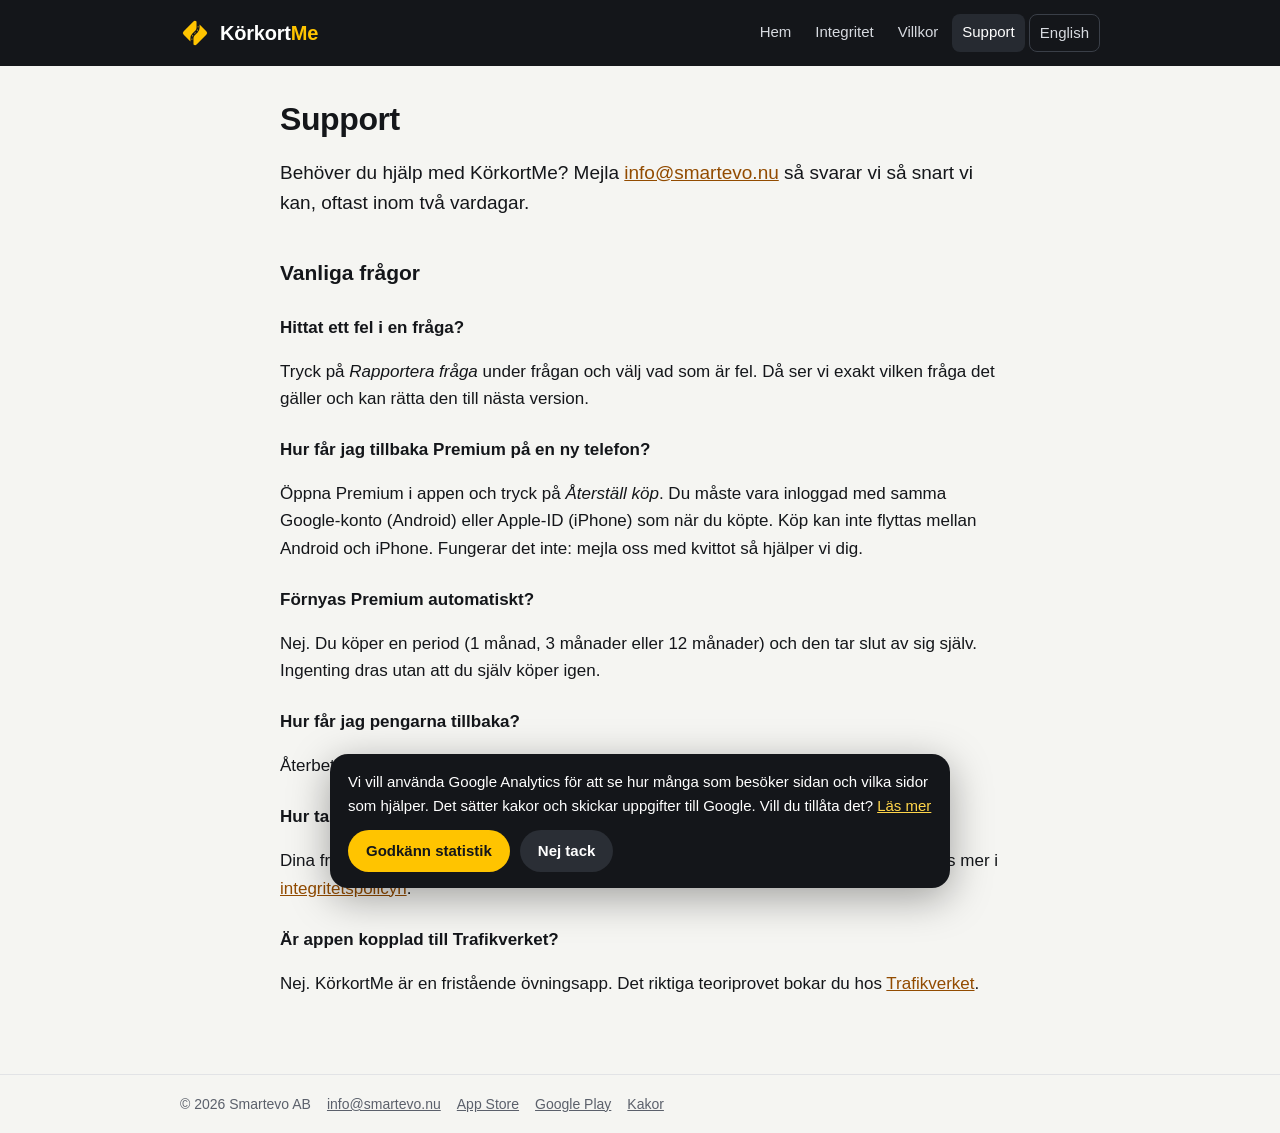
<file: sv/support.html>
<!doctype html>
<html lang="sv"><head><meta charset="utf-8"><meta name="viewport" content="width=device-width,initial-scale=1">
<title>Support · KörkortMe</title>
<meta name="description" content="Support">
<link rel="canonical" href="https://korkortme.se/sv/support.html"><link rel="alternate" hreflang="sv" href="https://korkortme.se/sv/support.html"><link rel="alternate" hreflang="en" href="https://korkortme.se/en/support.html"><link rel="alternate" hreflang="x-default" href="https://korkortme.se/sv/support.html">
<meta property="og:type" content="website"><meta property="og:site_name" content="KörkortMe">
<meta property="og:title" content="Support · KörkortMe"><meta property="og:description" content="Support">
<meta property="og:url" content="https://korkortme.se/sv/support.html"><meta property="og:image" content="https://korkortme.se/assets/og_sv.jpg">
<meta property="og:image:width" content="1200"><meta property="og:image:height" content="630">
<meta property="og:locale" content="sv_SE">
<meta name="twitter:card" content="summary_large_image">
<meta name="apple-itunes-app" content="app-id=6818624249">
<meta name="theme-color" content="#14161A">
<link rel="icon" href="../favicon.svg" type="image/svg+xml"><link rel="apple-touch-icon" href="../assets/apple-touch-icon.png">
<link rel="stylesheet" href="../style.css?v=b91ab4fe"><script>
(function(){var ID="G-DRVMNP7HHS",K='km_consent';
function load(){if(window.__kmga)return;window.__kmga=1;window.dataLayer=window.dataLayer||[];window.gtag=function(){dataLayer.push(arguments)};
gtag('consent','default',{analytics_storage:'denied',ad_storage:'denied',ad_user_data:'denied',ad_personalization:'denied'});gtag('consent','update',{analytics_storage:'granted'});gtag('set','ads_data_redaction',true);gtag('js',new Date());gtag('config',ID,{cookie_expires:34164000,allow_google_signals:false,allow_ad_personalization_signals:false});var s=document.createElement('script');s.async=true;
s.src='https://www.googletagmanager.com/gtag/js?id='+ID;document.head.appendChild(s);}
function clear(){document.cookie.split(';').forEach(function(c){var n=c.split('=')[0].trim();if(n.indexOf('_ga')===0){
['',';domain='+location.hostname,';domain=.'+location.hostname.replace(/^www\./,'')].forEach(function(d){document.cookie=n+'=;max-age=0;path=/'+d;});}});}
var c=null;try{c=localStorage.getItem(K)}catch(e){}
if(c==='yes')load();
document.addEventListener('DOMContentLoaded',function(){var b=document.getElementById('consent');if(!b)return;
if(c===null)b.hidden=false;
b.querySelector('.yes').onclick=function(){try{localStorage.setItem(K,'yes')}catch(e){}b.hidden=true;load();};
b.querySelector('.no').onclick=function(){try{localStorage.setItem(K,'no')}catch(e){}b.hidden=true;if(window.__kmga){gtag('consent','update',{analytics_storage:'denied'});clear();setTimeout(function(){location.reload()},300);}else{clear();}};
var o=document.getElementById('cookie-settings');if(o)o.onclick=function(e){e.preventDefault();b.hidden=false;};});
})();
</script></head>
<body><header><div class="bar"><a class="brand" href="../"><svg viewBox="0 0 256 256" role="img" aria-label="KörkortMe"><path fill="#FFC400" d="M141 29.36 L141 83.77 A31 31 0 0 1 131.92 105.69 L105.69 131.92 A57 57 0 0 0 89 172.23 L89 201 L31.56 143.56 A22 22 0 0 1 31.56 112.44 L112.44 31.56 A22 22 0 0 1 141 29.36 Z M115 226.64 L115 172.23 A31 31 0 0 1 124.08 150.31 L150.31 124.08 A57 57 0 0 0 167 83.77 L167 55 L224.44 112.44 A22 22 0 0 1 224.44 143.56 L143.56 224.44 A22 22 0 0 1 115 226.64 Z M124.82 134.72 L134.72 124.82 L131.18 121.28 L121.28 131.18 Z M102.21 156.58 A46.5 46.5 0 0 1 109.31 143.66 L113.25 146.74 A41.5 41.5 0 0 0 106.92 158.26 Z M104.5 188.12 L104.5 174.12 L99.5 174.12 L99.5 188.12 Z M153.79 99.42 A46.5 46.5 0 0 1 146.69 112.34 L142.75 109.26 A41.5 41.5 0 0 0 149.08 97.74 Z M151.5 67.88 L151.5 81.88 L156.5 81.88 L156.5 67.88 Z"/></svg><span>Körkort<b>Me</b></span></a>
<nav><a href="../">Hem</a><a href="integritet.html">Integritet</a><a href="villkor.html">Villkor</a><a href="support.html" aria-current=page>Support</a><a class="lang" href="../en/support.html" hreflang="en">English</a></nav></div></header>
<main><h1>Support</h1>
<p class="lead">Behöver du hjälp med KörkortMe? Mejla <a href="mailto:info@smartevo.nu">info@smartevo.nu</a> så svarar vi så snart vi kan, oftast inom två vardagar.</p>

<h2>Vanliga frågor</h2>
<h3>Hittat ett fel i en fråga?</h3>
<p>Tryck på <em>Rapportera fråga</em> under frågan och välj vad som är fel. Då ser vi exakt vilken fråga det gäller och kan rätta den till nästa version.</p>
<h3>Hur får jag tillbaka Premium på en ny telefon?</h3>
<p>Öppna Premium i appen och tryck på <em>Återställ köp</em>. Du måste vara inloggad med samma Google-konto (Android) eller Apple-ID (iPhone) som när du köpte. Köp kan inte flyttas mellan Android och iPhone. Fungerar det inte: mejla oss med kvittot så hjälper vi dig.</p>
<h3>Förnyas Premium automatiskt?</h3>
<p>Nej. Du köper en period (1 månad, 3 månader eller 12 månader) och den tar slut av sig själv. Ingenting dras utan att du själv köper igen.</p>
<h3>Hur får jag pengarna tillbaka?</h3>
<p>Återbetalningar hanteras av butiken: <a href="https://support.google.com/googleplay/answer/2479637?hl=sv">Google Play</a> eller <a href="https://support.apple.com/sv-se/118223">App Store</a>.</p>
<h3>Hur tar jag bort mina uppgifter?</h3>
<p>Dina framsteg finns bara i telefonen. Välj <em>Mer → Nollställ framsteg</em> eller ta bort appen. Läs mer i <a href="integritet.html">integritetspolicyn</a>.</p>
<h3>Är appen kopplad till Trafikverket?</h3>
<p>Nej. KörkortMe är en fristående övningsapp. Det riktiga teoriprovet bokar du hos <a href="https://www.trafikverket.se/korkort/">Trafikverket</a>.</p>
</main>
<footer><div><span>© 2026 Smartevo AB</span><a href="mailto:info@smartevo.nu">info@smartevo.nu</a><a href="https://apps.apple.com/se/app/k%C3%B6rkortme-k%C3%B6rkort-teori/id6818624249">App Store</a><a href="https://play.google.com/store/apps/details?id=se.korkortme.app">Google Play</a><a href="#" id="cookie-settings">Kakor</a></div></footer>
<div id="consent" hidden role="dialog" aria-live="polite"><p>Vi vill använda Google Analytics för att se hur många som besöker sidan och vilka sidor som hjälper. Det sätter kakor och skickar uppgifter till Google. Vill du tillåta det? <a href="integritet.html#webbplatsen">Läs mer</a></p><div class="row"><button class="yes">Godkänn statistik</button><button class="no">Nej tack</button></div></div></body></html>
</file>
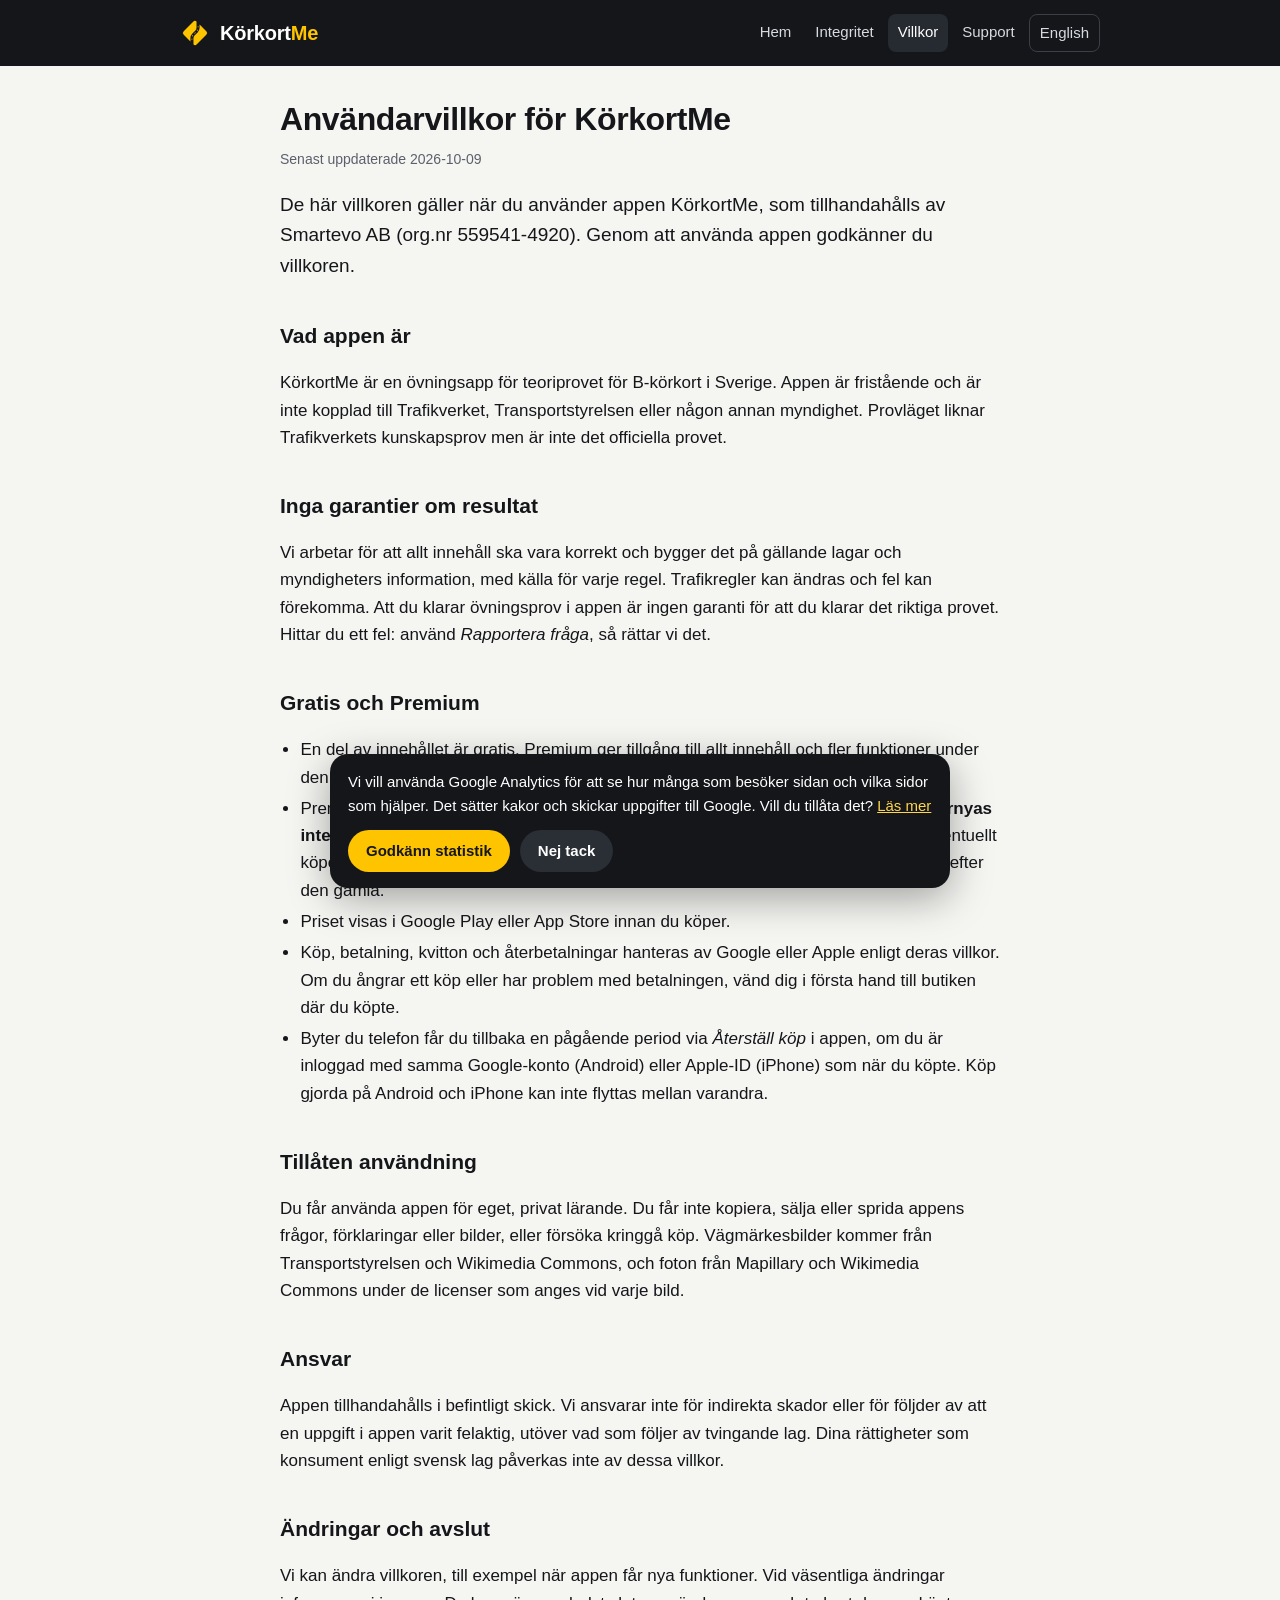
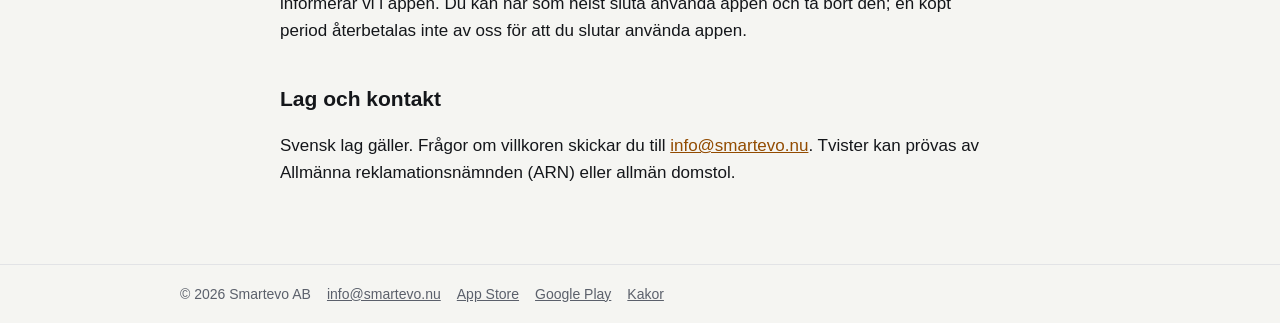
<file: sv/villkor.html>
<!doctype html>
<html lang="sv"><head><meta charset="utf-8"><meta name="viewport" content="width=device-width,initial-scale=1">
<title>Användarvillkor · KörkortMe</title>
<meta name="description" content="Användarvillkor">
<link rel="canonical" href="https://korkortme.se/sv/villkor.html"><link rel="alternate" hreflang="sv" href="https://korkortme.se/sv/villkor.html"><link rel="alternate" hreflang="en" href="https://korkortme.se/en/terms.html"><link rel="alternate" hreflang="x-default" href="https://korkortme.se/sv/villkor.html">
<meta property="og:type" content="website"><meta property="og:site_name" content="KörkortMe">
<meta property="og:title" content="Användarvillkor · KörkortMe"><meta property="og:description" content="Användarvillkor">
<meta property="og:url" content="https://korkortme.se/sv/villkor.html"><meta property="og:image" content="https://korkortme.se/assets/og_sv.jpg">
<meta property="og:image:width" content="1200"><meta property="og:image:height" content="630">
<meta property="og:locale" content="sv_SE">
<meta name="twitter:card" content="summary_large_image">
<meta name="apple-itunes-app" content="app-id=6818624249">
<meta name="theme-color" content="#14161A">
<link rel="icon" href="../favicon.svg" type="image/svg+xml"><link rel="apple-touch-icon" href="../assets/apple-touch-icon.png">
<link rel="stylesheet" href="../style.css?v=b91ab4fe"><script>
(function(){var ID="G-DRVMNP7HHS",K='km_consent';
function load(){if(window.__kmga)return;window.__kmga=1;window.dataLayer=window.dataLayer||[];window.gtag=function(){dataLayer.push(arguments)};
gtag('consent','default',{analytics_storage:'denied',ad_storage:'denied',ad_user_data:'denied',ad_personalization:'denied'});gtag('consent','update',{analytics_storage:'granted'});gtag('set','ads_data_redaction',true);gtag('js',new Date());gtag('config',ID,{cookie_expires:34164000,allow_google_signals:false,allow_ad_personalization_signals:false});var s=document.createElement('script');s.async=true;
s.src='https://www.googletagmanager.com/gtag/js?id='+ID;document.head.appendChild(s);}
function clear(){document.cookie.split(';').forEach(function(c){var n=c.split('=')[0].trim();if(n.indexOf('_ga')===0){
['',';domain='+location.hostname,';domain=.'+location.hostname.replace(/^www\./,'')].forEach(function(d){document.cookie=n+'=;max-age=0;path=/'+d;});}});}
var c=null;try{c=localStorage.getItem(K)}catch(e){}
if(c==='yes')load();
document.addEventListener('DOMContentLoaded',function(){var b=document.getElementById('consent');if(!b)return;
if(c===null)b.hidden=false;
b.querySelector('.yes').onclick=function(){try{localStorage.setItem(K,'yes')}catch(e){}b.hidden=true;load();};
b.querySelector('.no').onclick=function(){try{localStorage.setItem(K,'no')}catch(e){}b.hidden=true;if(window.__kmga){gtag('consent','update',{analytics_storage:'denied'});clear();setTimeout(function(){location.reload()},300);}else{clear();}};
var o=document.getElementById('cookie-settings');if(o)o.onclick=function(e){e.preventDefault();b.hidden=false;};});
})();
</script></head>
<body><header><div class="bar"><a class="brand" href="../"><svg viewBox="0 0 256 256" role="img" aria-label="KörkortMe"><path fill="#FFC400" d="M141 29.36 L141 83.77 A31 31 0 0 1 131.92 105.69 L105.69 131.92 A57 57 0 0 0 89 172.23 L89 201 L31.56 143.56 A22 22 0 0 1 31.56 112.44 L112.44 31.56 A22 22 0 0 1 141 29.36 Z M115 226.64 L115 172.23 A31 31 0 0 1 124.08 150.31 L150.31 124.08 A57 57 0 0 0 167 83.77 L167 55 L224.44 112.44 A22 22 0 0 1 224.44 143.56 L143.56 224.44 A22 22 0 0 1 115 226.64 Z M124.82 134.72 L134.72 124.82 L131.18 121.28 L121.28 131.18 Z M102.21 156.58 A46.5 46.5 0 0 1 109.31 143.66 L113.25 146.74 A41.5 41.5 0 0 0 106.92 158.26 Z M104.5 188.12 L104.5 174.12 L99.5 174.12 L99.5 188.12 Z M153.79 99.42 A46.5 46.5 0 0 1 146.69 112.34 L142.75 109.26 A41.5 41.5 0 0 0 149.08 97.74 Z M151.5 67.88 L151.5 81.88 L156.5 81.88 L156.5 67.88 Z"/></svg><span>Körkort<b>Me</b></span></a>
<nav><a href="../">Hem</a><a href="integritet.html">Integritet</a><a href="villkor.html" aria-current=page>Villkor</a><a href="support.html">Support</a><a class="lang" href="../en/terms.html" hreflang="en">English</a></nav></div></header>
<main><h1>Användarvillkor för KörkortMe</h1>
<p class="meta">Senast uppdaterade 2026-10-09</p>

<p class="lead">De här villkoren gäller när du använder appen KörkortMe, som tillhandahålls av Smartevo AB (org.nr 559541-4920). Genom att använda appen godkänner du villkoren.</p>

<h2>Vad appen är</h2>
<p>KörkortMe är en övningsapp för teoriprovet för B-körkort i Sverige. Appen är fristående och är inte kopplad till Trafikverket, Transportstyrelsen eller någon annan myndighet. Provläget liknar Trafikverkets kunskapsprov men är inte det officiella provet.</p>

<h2>Inga garantier om resultat</h2>
<p>Vi arbetar för att allt innehåll ska vara korrekt och bygger det på gällande lagar och myndigheters information, med källa för varje regel. Trafikregler kan ändras och fel kan förekomma. Att du klarar övningsprov i appen är ingen garanti för att du klarar det riktiga provet. Hittar du ett fel: använd <em>Rapportera fråga</em>, så rättar vi det.</p>

<h2>Gratis och Premium</h2>
<ul>
  <li>En del av innehållet är gratis. Premium ger tillgång till allt innehåll och fler funktioner under den period du köper.</li>
  <li>Premium säljs som perioder på 1 månad, 3 månader eller 12 månader. <strong>Perioderna förnyas inte automatiskt</strong>, när perioden är slut går appen tillbaka till gratisversionen tills du eventuellt köper en ny period. Köper du en ny period innan den gamla har tagit slut läggs den till efter den gamla.</li>
  <li>Priset visas i Google Play eller App Store innan du köper.</li>
  <li>Köp, betalning, kvitton och återbetalningar hanteras av Google eller Apple enligt deras villkor. Om du ångrar ett köp eller har problem med betalningen, vänd dig i första hand till butiken där du köpte.</li>
  <li>Byter du telefon får du tillbaka en pågående period via <em>Återställ köp</em> i appen, om du är inloggad med samma Google-konto (Android) eller Apple-ID (iPhone) som när du köpte. Köp gjorda på Android och iPhone kan inte flyttas mellan varandra.</li>
</ul>

<h2>Tillåten användning</h2>
<p>Du får använda appen för eget, privat lärande. Du får inte kopiera, sälja eller sprida appens frågor, förklaringar eller bilder, eller försöka kringgå köp. Vägmärkesbilder kommer från Transportstyrelsen och Wikimedia Commons, och foton från Mapillary och Wikimedia Commons under de licenser som anges vid varje bild.</p>

<h2>Ansvar</h2>
<p>Appen tillhandahålls i befintligt skick. Vi ansvarar inte för indirekta skador eller för följder av att en uppgift i appen varit felaktig, utöver vad som följer av tvingande lag. Dina rättigheter som konsument enligt svensk lag påverkas inte av dessa villkor.</p>

<h2>Ändringar och avslut</h2>
<p>Vi kan ändra villkoren, till exempel när appen får nya funktioner. Vid väsentliga ändringar informerar vi i appen. Du kan när som helst sluta använda appen och ta bort den; en köpt period återbetalas inte av oss för att du slutar använda appen.</p>

<h2>Lag och kontakt</h2>
<p>Svensk lag gäller. Frågor om villkoren skickar du till <a href="mailto:info@smartevo.nu">info@smartevo.nu</a>. Tvister kan prövas av Allmänna reklamationsnämnden (ARN) eller allmän domstol.</p>
</main>
<footer><div><span>© 2026 Smartevo AB</span><a href="mailto:info@smartevo.nu">info@smartevo.nu</a><a href="https://apps.apple.com/se/app/k%C3%B6rkortme-k%C3%B6rkort-teori/id6818624249">App Store</a><a href="https://play.google.com/store/apps/details?id=se.korkortme.app">Google Play</a><a href="#" id="cookie-settings">Kakor</a></div></footer>
<div id="consent" hidden role="dialog" aria-live="polite"><p>Vi vill använda Google Analytics för att se hur många som besöker sidan och vilka sidor som hjälper. Det sätter kakor och skickar uppgifter till Google. Vill du tillåta det? <a href="integritet.html#webbplatsen">Läs mer</a></p><div class="row"><button class="yes">Godkänn statistik</button><button class="no">Nej tack</button></div></div></body></html>
</file>
<file: style.css>
:root{--ink:#14161A;--paper:#F5F5F2;--card:#fff;--amber:#FFC400;--deep:#924B00;--muted:#5B606B;--line:#E2E3E6}
@media (prefers-color-scheme:dark){:root{--paper:#0F1114;--card:#181B20;--ink:#F2F3F5;--muted:#A3A8B3;--line:#2A2E35;--deep:#FFD54A}}
*{box-sizing:border-box}html{-webkit-text-size-adjust:100%}
body{margin:0;background:var(--paper);color:var(--ink);font:17px/1.6 -apple-system,BlinkMacSystemFont,"Segoe UI",Roboto,Helvetica,Arial,sans-serif}
a{color:var(--deep)}
header{background:#14161A;color:#fff}
.bar{max-width:960px;margin:0 auto;padding:14px 20px;display:flex;align-items:center;gap:12px;flex-wrap:wrap}
.brand{display:flex;align-items:center;gap:10px;color:#fff;text-decoration:none;font-weight:800;font-size:20px;letter-spacing:-.2px}
.brand svg{width:30px;height:30px}.brand b{color:#FFC400}
nav{margin-left:auto;display:flex;gap:4px;flex-wrap:wrap}
nav a{color:#D7DAE0;text-decoration:none;padding:6px 10px;border-radius:8px;font-size:15px}
nav a[aria-current]{background:#262A31;color:#fff}
nav a.lang{border:1px solid #3A3F48}
main{max-width:760px;margin:0 auto;padding:28px 20px 60px}
main.home{max-width:960px}
h1{font-size:32px;line-height:1.2;margin:.2em 0 .3em;letter-spacing:-.4px}
h2{font-size:21px;margin:1.8em 0 .4em}h3{font-size:17px;margin:1.4em 0 .2em}
.meta{color:var(--muted);font-size:14px;margin-top:0}
.lead{font-size:19px}
ul{padding-left:1.2em}li{margin:.25em 0}
.hero{display:grid;grid-template-columns:1.1fr .9fr;gap:32px;align-items:center;padding:12px 0 8px}
.hero h1{font-size:46px;letter-spacing:-.8px}
.hero .mark{line-height:0;margin:0 0 14px}.hero .mark svg{width:84px;height:84px}
.hero h1 em{font-style:normal;color:var(--deep)}
.kicker{display:inline-block;background:#FFF4CC;color:#7A4A00;border-radius:999px;padding:4px 14px;font-weight:700;font-size:14px}
@media (prefers-color-scheme:dark){.kicker{background:#3A3115;color:#FFD54A}}
.badges{display:flex;flex-wrap:wrap;align-items:center;gap:14px;margin:22px 0 6px}
.badges a{display:inline-block;line-height:0}
.badges img.apple{height:54px;width:auto}
.badges img.google{height:54px;width:auto}
.free{color:var(--muted);font-size:14px;margin:6px 0 0}
.phone{justify-self:center;width:min(300px,80vw);border-radius:28px;box-shadow:0 20px 50px rgba(0,0,0,.25);display:block}
.stats{display:grid;grid-template-columns:repeat(3,1fr);gap:12px;margin:34px 0 8px;text-align:center}
.stats div{background:var(--card);border:1px solid var(--line);border-radius:16px;padding:14px 8px}
.stats b{display:block;font-size:26px;letter-spacing:-.4px}.stats span{color:var(--muted);font-size:14px}
.features{list-style:none;padding:0;display:grid;grid-template-columns:repeat(auto-fit,minmax(260px,1fr));gap:12px;margin:24px 0}
.features li{background:var(--card);border:1px solid var(--line);border-radius:16px;padding:16px;margin:0}
.features strong{display:block}.features span{color:var(--muted);font-size:15px}
.shots{display:flex;gap:14px;overflow-x:auto;padding:6px 2px 18px;scroll-snap-type:x mandatory;-webkit-overflow-scrolling:touch}
.shots img{height:440px;width:auto;border-radius:18px;scroll-snap-align:start;flex:0 0 auto;box-shadow:0 8px 24px rgba(0,0,0,.18)}
.faq details{background:var(--card);border:1px solid var(--line);border-radius:14px;padding:12px 16px;margin:10px 0}
.faq summary{cursor:pointer;font-weight:700}
.faq p{margin:.6em 0 .2em}
.cta{background:#14161A;color:#fff;border-radius:24px;padding:26px 24px;margin:40px 0 10px;text-align:center}
.cta h2{margin:.2em 0 .2em;color:#fff}.cta .badges{justify-content:center}
.small{color:var(--muted);font-size:14px;text-align:center}
footer{border-top:1px solid var(--line);color:var(--muted);font-size:14px}
footer div{max-width:960px;margin:0 auto;padding:18px 20px;display:flex;flex-wrap:wrap;gap:6px 16px}
footer a{color:var(--muted)}
#consent{position:fixed;left:12px;right:12px;bottom:12px;max-width:620px;margin:0 auto;background:#14161A;color:#fff;border-radius:18px;padding:16px 18px;box-shadow:0 10px 40px rgba(0,0,0,.35);z-index:10;font-size:15px}
#consent p{margin:0 0 12px}#consent a{color:#FFD54A}
#consent .row{display:flex;gap:10px;flex-wrap:wrap}
#consent button{font:inherit;font-weight:700;border-radius:999px;padding:9px 18px;border:0;cursor:pointer}
#consent .yes{background:#FFC400;color:#14161A}#consent .no{background:#2A2E35;color:#fff}
@media (max-width:760px){.hero{grid-template-columns:1fr;text-align:center}.hero .badges{justify-content:center}.hero .mark svg{width:96px;height:96px}.hero h1{font-size:36px}.phone{width:min(260px,70vw)}.shots img{height:380px}}
@media (max-width:520px){h1{font-size:27px}.hero h1{font-size:32px}nav{margin-left:0;width:100%;gap:2px}nav a{padding:5px 8px;font-size:14px}.stats b{font-size:20px}.stats span{font-size:13px}.badges{gap:10px;justify-content:center}.badges img.apple,.badges img.google{height:46px}}
</file>
